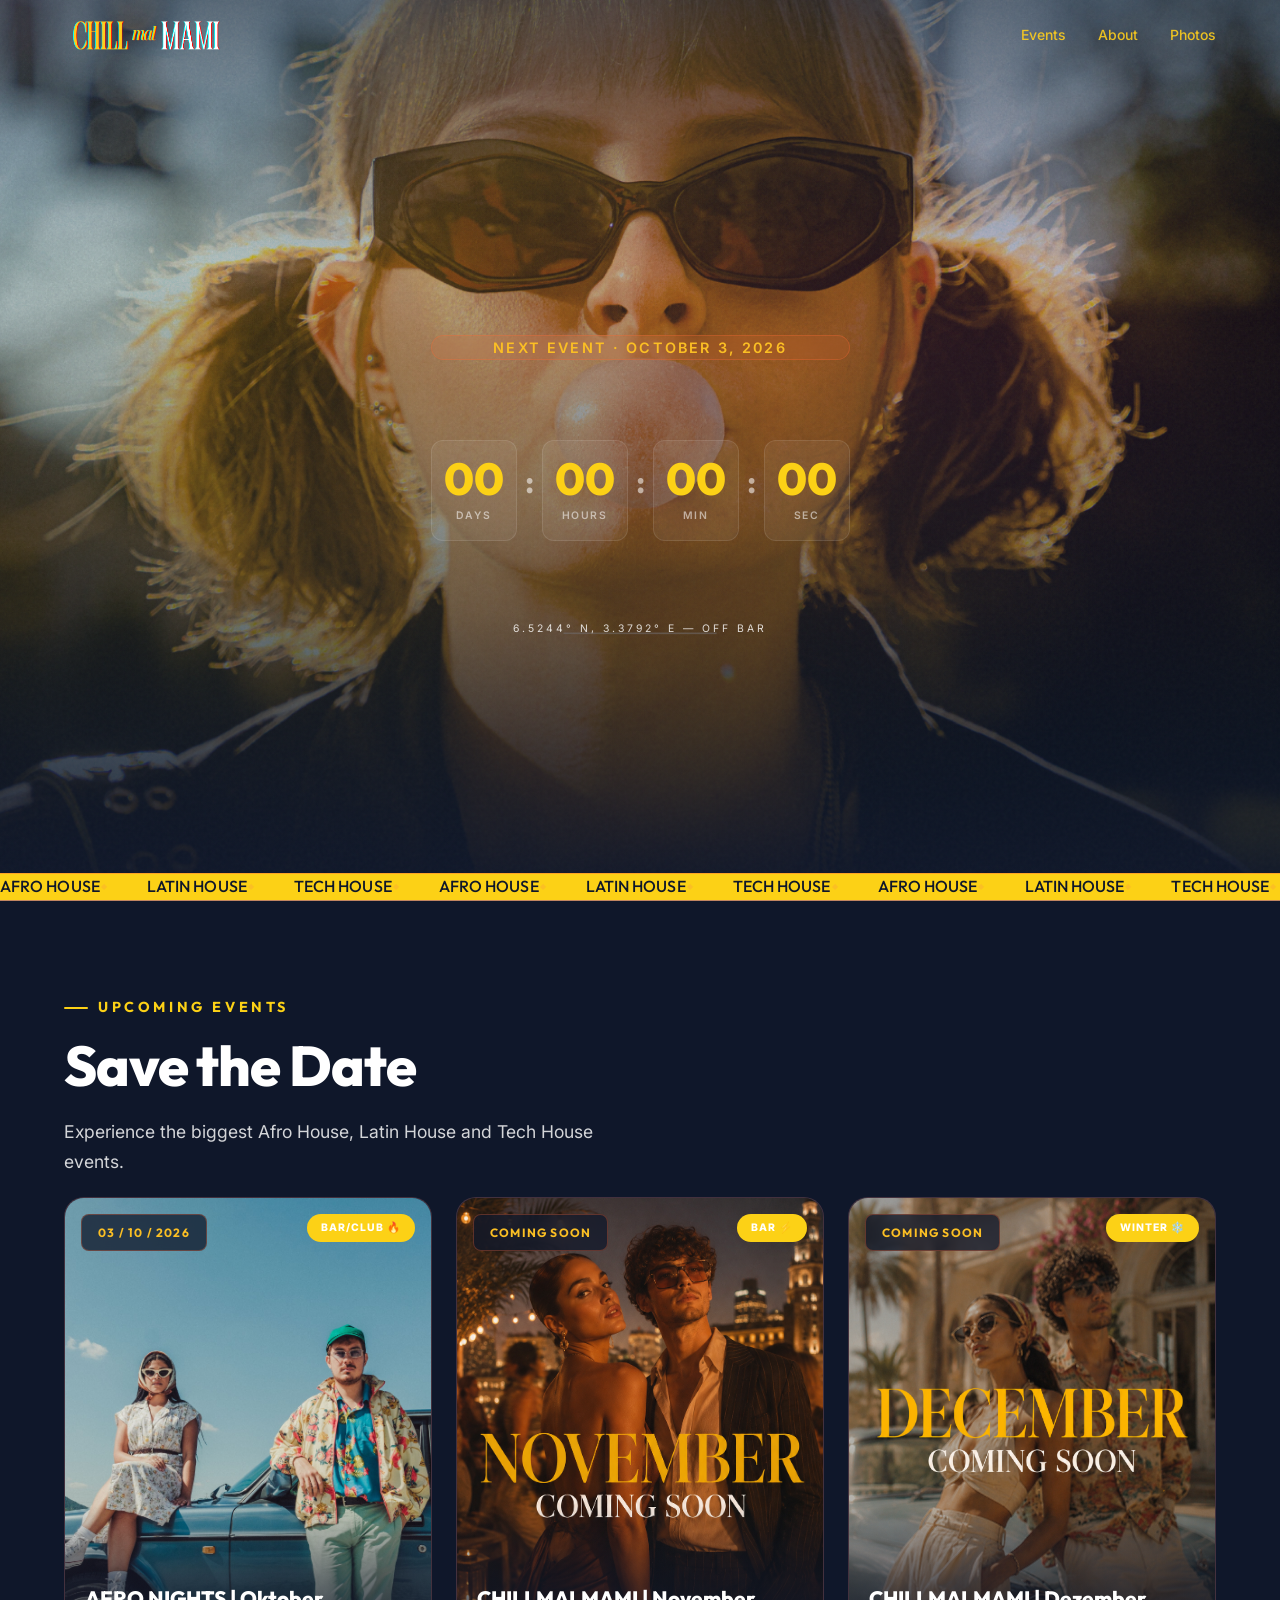
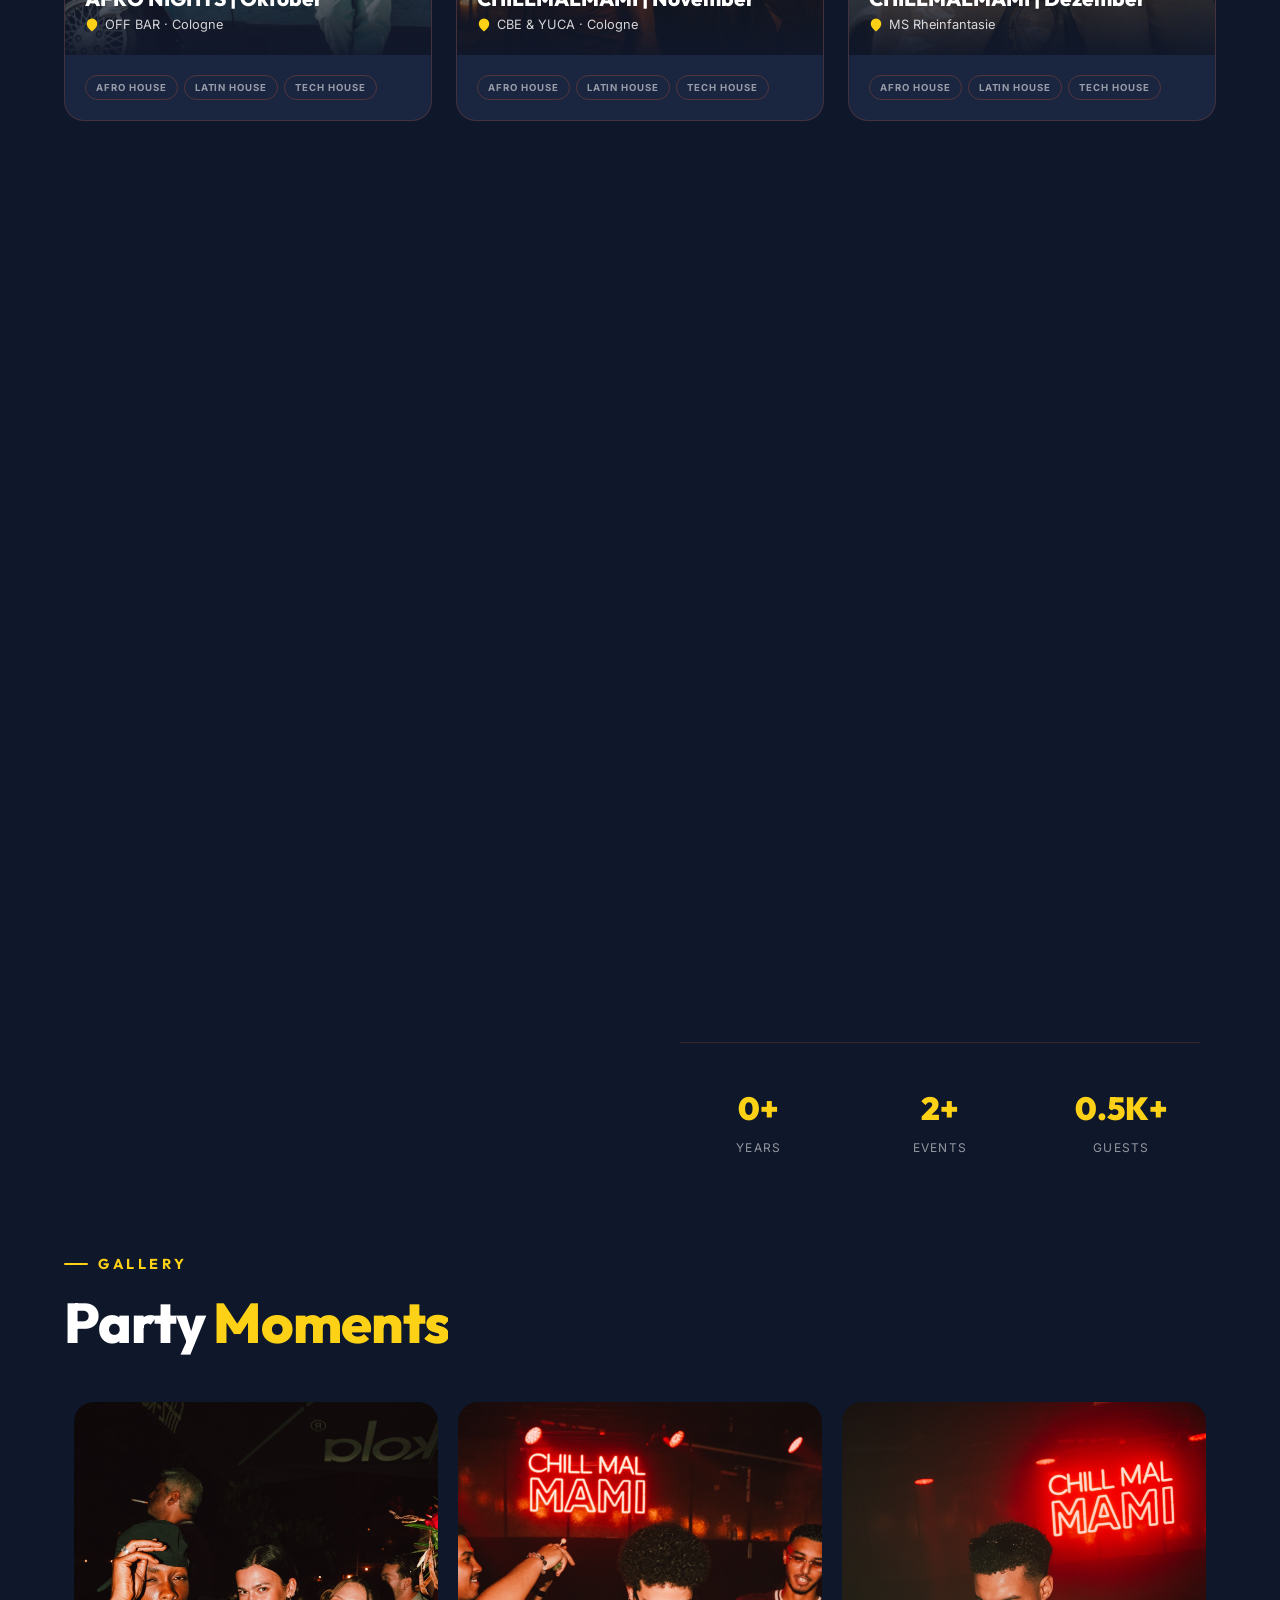
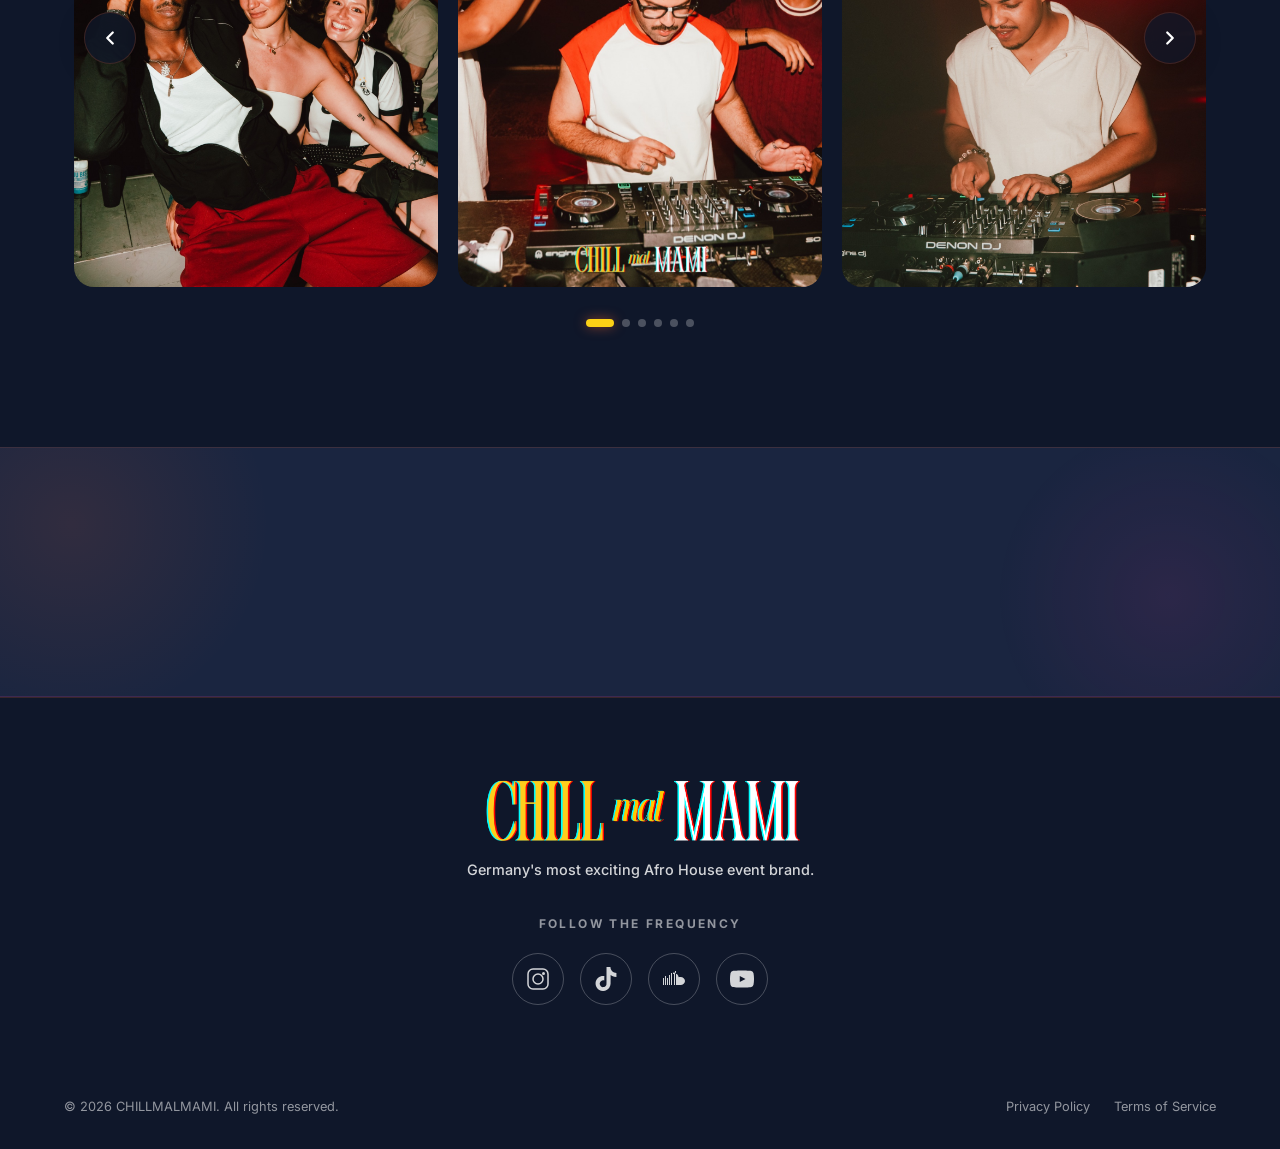
<file: index.html>
<!DOCTYPE html>
<html lang="en">

<head>
  <meta charset="UTF-8" />
  <meta name="viewport" content="width=device-width, initial-scale=1.0" />
  <title>CHILLMALMAMI — Afro House Events | Afro House · Amapiano · Deep House · Afro Tech</title>
  <meta name="description"
    content="Germany's most exciting Afro House event brand. Unforgettable Afro House, Amapiano, Deep House, and Afro Tech parties. Get tickets, join the community, and dance all night." />
  <meta name="keywords"
    content="afro house, amapiano, deep house, afro tech, tribal house, soulful house, nightclub, chillmalmami" />
  <meta property="og:title" content="CHILLMALMAMI — Afro House Events" />
  <meta property="og:description"
    content="Germany's most exciting Afro House event brand. Unforgettable Afro House, Amapiano, Deep House, and Afro Tech parties." />
  <meta property="og:type" content="website" />
  <meta property="og:url" content="https://chillmalmami.com/" />
  <meta property="og:image" content="https://chillmalmami.com/chillmalmamiimg.png" />
  <meta property="og:site_name" content="CHILLMALMAMI" />
  <meta property="og:locale" content="en_US" />
  <meta name="twitter:card" content="summary_large_image" />
  <meta name="twitter:title" content="CHILLMALMAMI — Afro House Events" />
  <meta name="twitter:description"
    content="Germany's most exciting Afro House event brand. Unforgettable Afro House, Amapiano, Deep House, and Afro Tech parties." />
  <meta name="twitter:image" content="https://chillmalmami.com/chillmalmamiimg.png" />
  <link rel="canonical" href="https://chillmalmami.com/" />
  <link rel="stylesheet" href="index.css?v=10" />
  <link rel="icon" type="image/png" href="last.png" />
  <link rel="apple-touch-icon" href="last.png" />
</head>

<body>

  <!-- ========== NAVBAR ========== -->
  <nav class="navbar" id="navbar">
    <div class="container">
      <a href="#" class="navbar-logo" aria-label="CHILLMALMAMI home">
        <img src="last.png" alt="CHILLMALMAMI logo" />
      </a>
      <ul class="navbar-links" id="navLinks">
        <li><a href="#events">Events</a></li>
        <li><a href="#about">About</a></li>
        <li><a href="#photos">Photos</a></li>
        <!-- <li><a href="records.html">Records</a></li> -->
        <!--li><a href="#events" class="navbar-cta">Get Tickets</a></li -->
      </ul>
      <div class="mobile-toggle" id="mobileToggle">
        <span></span>
        <span></span>
        <span></span>
      </div>
    </div>
  </nav>

  <!-- ========== HERO ========== -->
  <section class="hero" id="hero">
    <div class="hero-bg">
      <img src="chillmalmamiimg.png" alt="CHILLMALMAMI party atmosphere" />
    </div>
    <div class="hero-overlay"></div>
    <div class="hero-noise"></div>

    <div class="hero-content">
      <div class="hero-badge" id="heroBadge">
        Next Event
      </div>

      <!-- Countdown Timer -->
      
      <div class="countdown" id="countdown" data-date="2026-10-03T22:00:00">
        <div class="countdown-item">
          <span class="countdown-number" id="countdown-days">00</span>
          <span class="countdown-label">Days</span>
        </div>
        <div class="countdown-separator">:</div>
        <div class="countdown-item">
          <span class="countdown-number" id="countdown-hours">00</span>
          <span class="countdown-label">Hours</span>
        </div>
        <div class="countdown-separator">:</div>
        <div class="countdown-item">
          <span class="countdown-number" id="countdown-minutes">00</span>
          <span class="countdown-label">Min</span>
        </div>
        <div class="countdown-separator">:</div>
        <div class="countdown-item">
          <span class="countdown-number" id="countdown-seconds">00</span>
          <span class="countdown-label">Sec</span>
        </div>
      </div>





      <!-- Location Badge -->
      <p class="hero__location mono">
        <span class="blink"></span> 6.5244° N, 3.3792° E — OFF BAR
      </p>
      <!--
      <h1 class="hero-title">
        <span class="gradient-text">Only Good</span><br />Vibes
      </h1>
     
       
      <div class="hero-genres">
        <span>Afro House</span>
        <span>Amapiano</span>
        <span>Deep House</span>
        <span>Afro Tech</span>
        <span>Tribal House</span>
        <span>Soulful House</span>
        <span>Afrobeats</span>
      </div>
    
      <div class="hero-actions">
       Hero CTA: Get Tickets button 
        <a href="#events" class="btn-primary">
          <svg width="16" height="16" viewBox="0 0 24 24" fill="none" stroke="currentColor" stroke-width="2.5"
            stroke-linecap="round" stroke-linejoin="round">
            <path d="M15 5l-1 1" />
            <path d="M2 12h6" />
            <path d="M22 12h-2" />
            <path d="M3 3l7.07 16.97 2.51-7.39 7.39-2.51L3 3z" />
          </svg>
          Get Tickets
        </a>
         Hero CTA: Learn More button 
        <a href="#about" class="btn-secondary">
          <svg width="16" height="16" viewBox="0 0 24 24" fill="none" stroke="currentColor" stroke-width="2"
            stroke-linecap="round" stroke-linejoin="round">
            <circle cx="12" cy="12" r="10" />
            <path d="M12 16v-4" />
            <path d="M12 8h.01" />
          </svg>
          Learn More
        </a>
      </div>
    </div> 
  -->
    <div class="hero-scroll">
      <span>Scroll</span>
      <div class="scroll-line"></div>
    </div>
  </section>

    <!-- ========== GENRE MARQUEE ========== -->
  <div class="genre-marquee">
    <div class="marquee-track">
      <span>AFRO HOUSE</span>
      <span>LATIN HOUSE</span>
      <span>TECH HOUSE</span>
      <span>AFRO HOUSE</span>
      <span>LATIN HOUSE</span>
      <span>TECH HOUSE</span>
      <span>AFRO HOUSE</span>
      <span>LATIN HOUSE</span>
      <span>TECH HOUSE</span>
      <span>AFRO HOUSE</span>
      <span>LATIN HOUSE</span>
      <span>DEEP HOUSE</span>
      <span>TECH HOUSE</span>
      <span>LATIN HOUSE</span>
      <span>SOULFUL HOUSE</span>
      <span>AFROBEATS</span>
      <span>AFRO HOUSE</span>
      <span>LATIN HOUSE</span>
      <span>TECH HOUSE</span>
    </div>
  </div>



  <!-- ========== EVENTS ========== -->
  <section class="events" id="events">
    <div class="container">
      <div class="events-header">
        <div>
          <span class="section-label reveal">Upcoming Events</span>
          <h2 class="section-title reveal reveal-delay-1">Save the Date</h2>
          <p class="section-subtitle reveal reveal-delay-2">Experience the biggest Afro House, Latin House and Tech House events. </p>
        </div>
    

      <div class="events-grid">
        <!-- Event Card 1 -->
        <article class="event-card reveal" data-event-target="eventone.html" role="link" tabindex="0" aria-label="Open Afro Nights Oktober event details">
          <div class="event-card-image">
            <img src="nextchil.jpg"
              alt="Afro Nights Oktober" />
            <div class="event-card-date">03 / 10 / 2026</div>
            <div class="event-card-badge">BAR/CLUB 🔥</div>
            <div class="event-card-overlay">
              <h3>AFRO NIGHTS | Oktober</h3>
              <div class="event-venue">
                <svg viewBox="0 0 24 24">
                  <path d="M21 10c0 7-9 13-9 13s-9-6-9-13a9 9 0 0 1 18 0z" />
                  <circle cx="12" cy="10" r="3" />
                </svg>
                OFF BAR · Cologne
              </div>
            </div>
          </div>
          <div class="event-card-info">
            <div class="event-card-genres">
              <span>Afro House</span>
              <span>Latin House</span>
              <span>Tech House</span>
            </div>
          </div>
        </article>

        <!-- Event Card 2 -->
        <article class="event-card event-card--disabled reveal reveal-delay-1" aria-disabled="true">
          <div class="event-card-image">
            <img src="IMG_6454.PNG" alt="CHILLMALMAMI March" />
            <div class="event-card-date">Coming Soon</div>
            <div class="event-card-badge">Bar ⚡</div>
            <div class="event-card-overlay">
              <h3>CHILLMALMAMI | November</h3>
              <div class="event-venue">
                <svg viewBox="0 0 24 24">
                  <path d="M21 10c0 7-9 13-9 13s-9-6-9-13a9 9 0 0 1 18 0z" />
                  <circle cx="12" cy="10" r="3" />
                </svg>
                CBE & YUCA · Cologne
              </div>
            </div>
          </div>
          <div class="event-card-info">
            <div class="event-card-genres">
              <span>Afro House</span>
              <span>Latin House</span>
              <span>Tech House</span>
            </div>
          </div>
        </article>

        <!-- Event Card 3 -->
        <article class="event-card event-card--disabled reveal reveal-delay-2" aria-disabled="true">
          <div class="event-card-image">
            <img src="IMG_6453.PNG" alt="CHILLMALMAMI Dezember" />
            <div class="event-card-date">Coming Soon</div>
            <div class="event-card-badge">Winter ❄️</div>
            <div class="event-card-overlay">
              <h3>CHILLMALMAMI | Dezember</h3>
              <div class="event-venue">
                <svg viewBox="0 0 24 24">
                  <path d="M21 10c0 7-9 13-9 13s-9-6-9-13a9 9 0 0 1 18 0z" />
                  <circle cx="12" cy="10" r="3" />
                </svg>
                MS Rheinfantasie
              </div>
            </div>
          </div>
          <div class="event-card-info">
            <div class="event-card-genres">
              <span>Afro House</span>
              <span>Latin House</span>
              <span>Tech House</span>
            </div>
          </div>
        </article>
      </div>
    </div>
  </section>



  <!-- ========== ABOUT ========== -->
  <section class="about" id="about">
    <div class="container">
      <div class="events-header">
        <div>
          <span class="section-label reveal">About us</span>
          <h2 class="section-title reveal reveal-delay-1">CHILL MAL MAMI</h2>
        </div>
      <div class="about-grid">
        <div class="about-image reveal">
          <img src="IMG_5546.JPG.jpeg"
            alt="CHILLMALMAMI crowd dancing" />
          <div class="about-glow"></div>
        </div>
        <div class="about-content">
        
          
          <p class="about-lead reveal reveal-delay-2">
            A room full of rhythm, energy, and people who came for the same
            reason: <span class="about-highlight">to feel good.</span>
          </p>

          <p class="reveal reveal-delay-2">
            We created a place where you don&rsquo;t have to play a role,
            impress anyone, or be anything other than yourself.
          </p>

          <p class="about-stanza reveal reveal-delay-2">
            Come with your friends.<br>
            Come with someone you love.<br>
            Or come alone and see who you meet along the way.
          </p>

          <p class="reveal reveal-delay-2">
            Dance in the middle of the crowd. Close your eyes. Lose yourself
            in the music. Laugh too loud. Stay longer than you planned.
          </p>

          <p class="about-stanza reveal reveal-delay-2">
            Maybe you flirt. Maybe you don&rsquo;t.<br>
            Maybe you dance with someone.<br>
            Maybe the only thing you fall in love with tonight is the music.
          </p>

          <p class="reveal reveal-delay-2">
            No pressure. No expectations. Just good music, good energy, and
            a space where everyone is welcome.
          </p>

          <p class="about-callout reveal reveal-delay-2">
            Whatever the night brings, let it feel right.<br>
            <span class="about-highlight">There&rsquo;s a place for you here.</span>
          </p>
          
          <div class="about-stats reveal reveal-delay-4">
            <div class="stat-item">
              <!---->
              <div class="stat-number">1+</div>
              <div class="stat-label">Years</div>
            </div>
            <div class="stat-item">
              <div class="stat-number">10+</div>
              <div class="stat-label">Events</div>
            </div>
            <div class="stat-item">
              <div class="stat-number">3.5K+</div>
              <div class="stat-label">Guests</div>
            </div>
          </div>
        </div>
      </div>
    </div>
  </section>

  <!-- ========== RESPECT ========== -->
   <!--
  <section class="respect" id="respect">
    <div class="container">
      
      <h2 class="reveal reveal-delay-1">Be <span class="highlight">Respectful</span></h2>
      <p class="reveal reveal-delay-2">
        CHILLMALMAMI is a place where <strong>EVERYONE</strong> should feel safe, welcomed, and free to be themselves.
        We stand for diversity, inclusion, and mutual respect. Together we create the best vibes.
      </p>
      <div class="respect-values reveal reveal-delay-3">
        <div class="respect-value">
          <span class="emoji">🌍</span>
          Diversity
        </div>
        <div class="respect-value">
          <span class="emoji">❤️</span>
          Inclusion
        </div>
        <div class="respect-value">
          <span class="emoji">🛡️</span>
          Safe Space
        </div>
        <div class="respect-value">
          <span class="emoji">✊</span>
          Respect
        </div>
      </div>
    </div>
  </section>

  <!-- ========== GALLERY ========== -->
  <section class="gallery" id="photos">
    <div class="container">
      <span class="section-label reveal">Gallery</span>
      <h2 class="section-title reveal reveal-delay-1">Party <span style="background: var(--gradient-primary); -webkit-background-clip: text; -webkit-text-fill-color: transparent; background-clip: text;">Moments</span></h2>
      <div class="gallery-carousel" id="galleryCarousel">
        <div class="gallery-track-wrapper">
          <div class="gallery-track" id="galleryTrack">
            <div class="gallery-slide"><img src="IMG_5586.JPG.jpeg" alt="CHILLMALMAMI Dezember" /></div>
             <div class="gallery-slide"><img src="IMG_5589.JPG.jpeg" alt="CHILLMALMAMI Dezember" /></div>
            <div class="gallery-slide"><img src="IMG_5588.JPG.jpeg" alt="CHILLMALMAMI Dezember" /></div>
            <div class="gallery-slide"><img src="IMG_6350.JPG.jpeg" alt="CHILLMALMAMI Dezember" /></div>
            <div class="gallery-slide"><img src="IMG_6351.JPG.jpeg" alt="CHILLMALMAMI Dezember" /></div>
            <div class="gallery-slide"><img src="IMG_6354.JPG.jpeg" alt="CHILLMALMAMI Dezember" /></div>
          </div>
        </div>
        <button class="gallery-btn gallery-btn--prev" id="galleryPrev" aria-label="Previous photo">
          <svg viewBox="0 0 24 24" fill="none" stroke="currentColor" stroke-width="2.5" stroke-linecap="round" stroke-linejoin="round"><polyline points="15 18 9 12 15 6"/></svg>
        </button>
        <button class="gallery-btn gallery-btn--next" id="galleryNext" aria-label="Next photo">
          <svg viewBox="0 0 24 24" fill="none" stroke="currentColor" stroke-width="2.5" stroke-linecap="round" stroke-linejoin="round"><polyline points="9 18 15 12 9 6"/></svg>
        </button>
        <div class="gallery-dots" id="galleryDots"></div>
      </div>
    </div>
  </section>

    <!-- ========== COMMUNITY SIGNUP ========== -->
  <section class="community-signup" id="community">
    <div class="container">
      <div class="signup-wrapper reveal">
        <div class="signup-text">
          <h2>Join the Community <span
              style="background: var(--gradient-primary); -webkit-background-clip: text; -webkit-text-fill-color: transparent; background-clip: text;"></span>
          </h2>
          <p>Pre-sale tickets. Free entries. Exclusive access. Be part of the family.</p>
        </div>
        <form class="signup-form" onsubmit="event.preventDefault(); handleSignup(this, 'community')">
          <input type="email" placeholder="your@email.com" required id="communityEmail" />
          <button type="submit">Join Now</button>
        </form>
      </div>
    </div>
  </section>

  <!-- ========== FOOTER ========== -->
  <footer class="footer" id="footer">
    <div class="container">

      <div class="footer-center">
        <a href="index.html" class="navbar-logo" aria-label="CHILLMALMAMI home">
          <img src="last.png" alt="CHILLMALMAMI logo" />
        </a>
        <p class="footer-tagline">Germany's most exciting Afro House event brand.</p>
        <p class="footer-social-label mono">FOLLOW THE FREQUENCY</p>
        <div class="footer-socials">
          <a href="https://www.instagram.com/chillmalmami/" target="_blank" rel="noopener noreferrer" aria-label="Instagram">
            <svg viewBox="0 0 24 24" fill="none" stroke="currentColor" stroke-width="1.5"><rect x="2" y="2" width="20" height="20" rx="5"/><circle cx="12" cy="12" r="5"/><circle cx="17.5" cy="6.5" r="1.5" fill="currentColor" stroke="none"/></svg>
          </a>
         
          <a href="https://www.tiktok.com/@chillmalmami" target="_blank" rel="noopener noreferrer" aria-label="TikTok">
            <svg viewBox="0 0 24 24" fill="currentColor"><path d="M12.525.02c1.31-.02 2.61-.01 3.91-.02.08 1.53.63 3.09 1.75 4.17 1.12 1.11 2.7 1.62 4.24 1.79v4.03c-1.44-.05-2.89-.35-4.2-.97-.57-.26-1.1-.59-1.62-.93-.01 2.92.01 5.84-.02 8.75-.08 1.4-.54 2.79-1.35 3.94-1.31 1.92-3.58 3.17-5.91 3.21-1.43.08-2.86-.31-4.08-1.03-2.02-1.19-3.44-3.37-3.65-5.71-.02-.5-.03-1-.01-1.49.18-1.9 1.12-3.72 2.58-4.96 1.66-1.44 3.98-2.13 6.15-1.72.02 1.48-.04 2.96-.04 4.44-.99-.32-2.15-.23-3.02.37-.63.41-1.11 1.04-1.36 1.75-.21.51-.15 1.07-.14 1.61.24 1.64 1.82 3.02 3.5 2.87 1.12-.01 2.19-.66 2.77-1.61.19-.33.4-.67.41-1.06.1-1.79.06-3.57.07-5.36.01-4.03-.01-8.05.02-12.07z"/></svg>
          </a>
          <a href="https://soundcloud.com/onlygoodvibes-194850243" target="_blank" rel="noopener noreferrer" aria-label="SoundCloud">
            <svg viewBox="0 0 24 24" fill="currentColor"><path d="M1 18V11h1v7zm2 0V9h1v9zm2 0V11h1v7zm2 0V8h1v10zm2 0V6h1v12zm2 0V7h1v11zm2 0V4h1v14zm5.5 0c2.49 0 4.5-1.79 4.5-4s-2.01-4-4.5-4c-.64 0-1.24.13-1.8.37C16.28 7.55 14.18 5.5 11.5 5.5c-.28 0-.5.22-.5.5v12h7.5z"/></svg>
          </a>
          <a href="https://www.youtube.com/@CHILLMALMAMI" target="_blank" rel="noopener noreferrer" aria-label="YouTube">
            <svg viewBox="0 0 24 24" fill="currentColor"><path d="M23.5 6.19a3.02 3.02 0 0 0-2.12-2.14C19.5 3.5 12 3.5 12 3.5s-7.5 0-9.38.55A3.02 3.02 0 0 0 .5 6.19 31.5 31.5 0 0 0 0 12a31.5 31.5 0 0 0 .5 5.81 3.02 3.02 0 0 0 2.12 2.14c1.88.55 9.38.55 9.38.55s7.5 0 9.38-.55a3.02 3.02 0 0 0 2.12-2.14A31.5 31.5 0 0 0 24 12a31.5 31.5 0 0 0-.5-5.81zM9.75 15.02V8.98L15.5 12z"/></svg>
          </a>
        </div>
      </div>

    </div>

    <div class="footer-bottom-bar">
      <div class="container">
        <div class="footer-bottom">
          <p>&copy; 2026 CHILLMALMAMI. All rights reserved.</p>
          <div class="footer-bottom-links">
            <a href="#">Privacy Policy</a>
            <a href="#">Terms of Service</a>
            <!-- <a href="impressum.html">Impressum</a> -->
          </div>
        </div>
      </div>
    </div>

  </footer>


  <script src="app.js?v=6"></script>
</body>

</html>
</file>
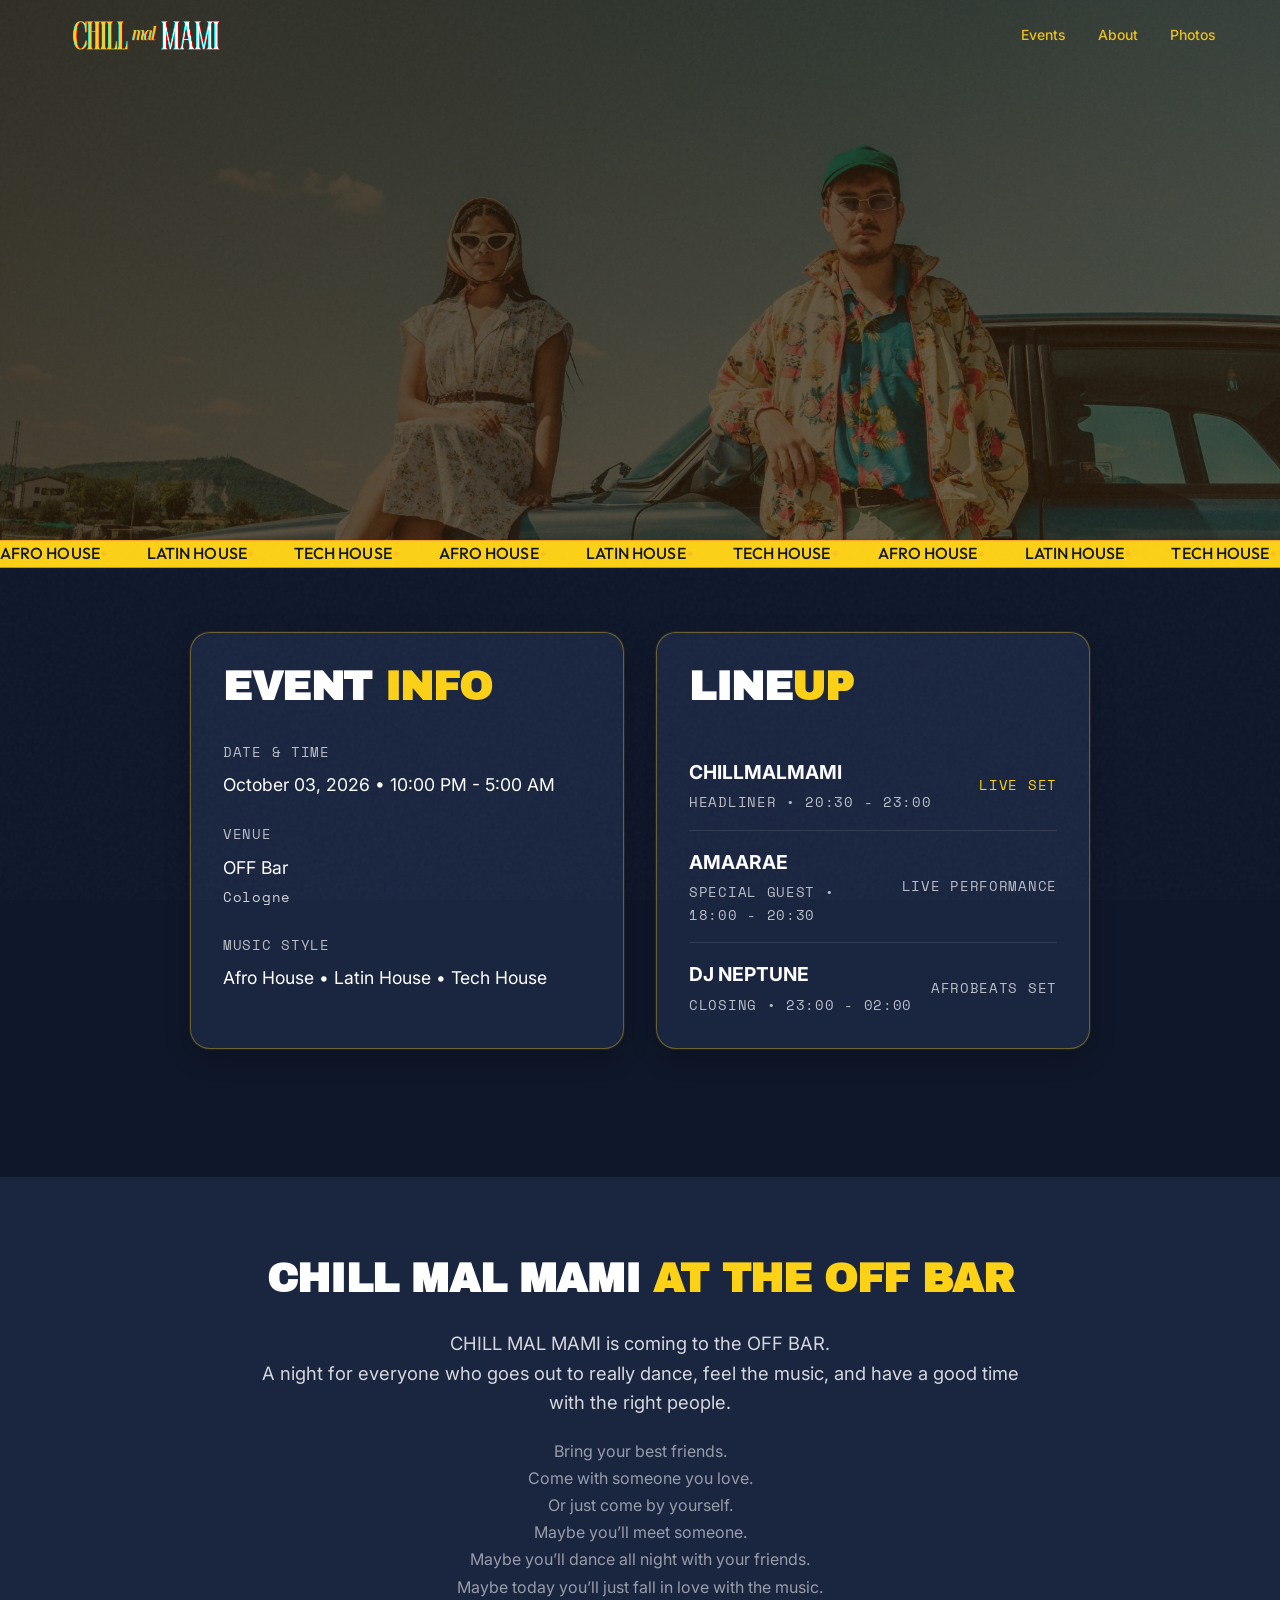
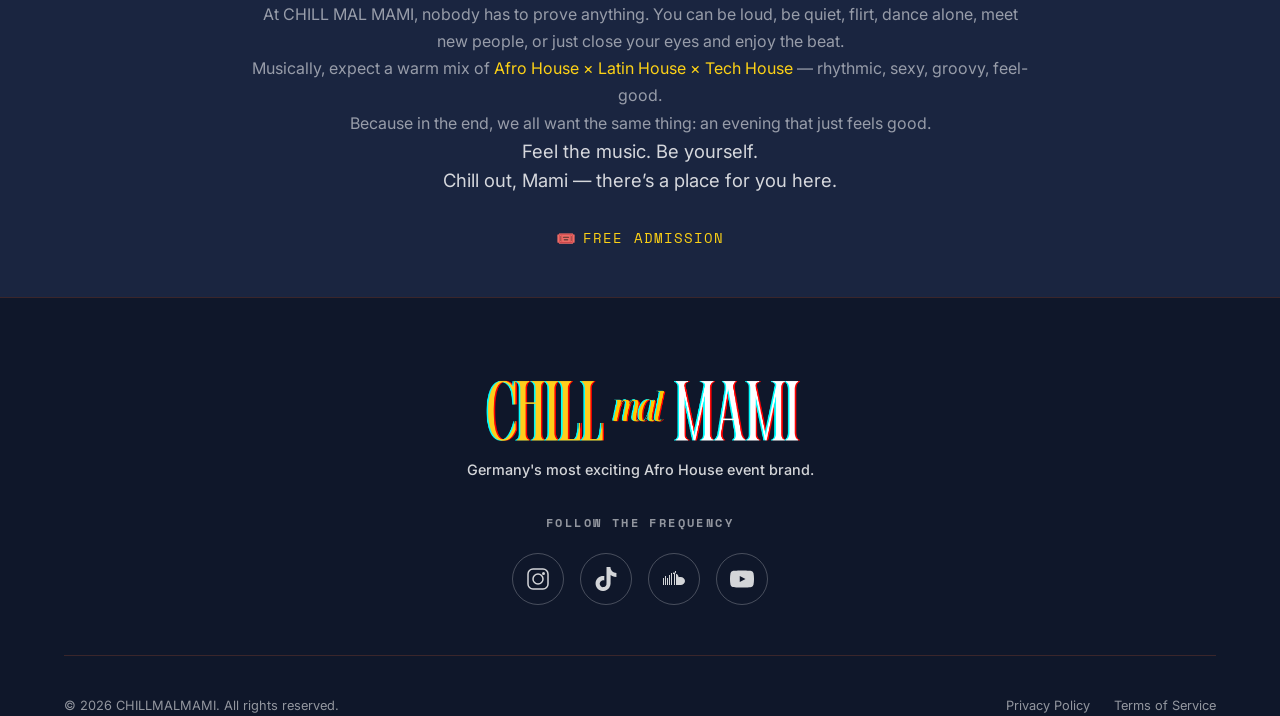
<file: eventone.html>
<!DOCTYPE html>
<html lang="en" data-vibe="afro">
<head>
  <meta charset="UTF-8">
  <meta name="viewport" content="width=device-width, initial-scale=1.0">
  <title>ACCRA - SANDBOX BEACH | CHILLMALMAMI</title>
  <meta name="description" content="ACCRA — SANDBOX BEACH · a CHILLMALMAMI Afro House experience. Tickets, lineup, details." />
  <meta property="og:title" content="ACCRA - SANDBOX BEACH | CHILLMALMAMI" />
  <meta property="og:description" content="ACCRA — SANDBOX BEACH · a CHILLMALMAMI Afro House experience." />
  <meta property="og:type" content="website" />
  <meta property="og:url" content="https://chillmalmami.com/eventone.html" />
  <meta property="og:image" content="https://chillmalmami.com/obenoffbar.jpg" />
  <meta property="og:site_name" content="CHILLMALMAMI" />
  <meta name="twitter:card" content="summary_large_image" />
  <meta name="twitter:title" content="ACCRA - SANDBOX BEACH | CHILLMALMAMI" />
  <meta name="twitter:description" content="ACCRA — SANDBOX BEACH · a CHILLMALMAMI Afro House experience." />
  <meta name="twitter:image" content="https://chillmalmami.com/obenoffbar.jpg" />
  <link rel="canonical" href="https://chillmalmami.com/eventone.html" />
  <link rel="preconnect" href="https://fonts.googleapis.com">
  <link rel="preconnect" href="https://fonts.gstatic.com" crossorigin>
  <link href="https://fonts.googleapis.com/css2?family=Archivo+Black&family=Space+Mono:wght@400;700&family=Inter:wght@300;400;600;700&display=swap" rel="stylesheet">
  <link rel="stylesheet" href="index.css?v=4">
<link rel="stylesheet" href="styles.css?v=4">
  <link rel="icon" type="image/png" href="last.png" />
  <link rel="apple-touch-icon" href="last.png" />
</head>
<body>
  
  <!-- Grain / Noise Overlay -->
  <div class="grain-overlay" aria-hidden="true"></div>

  <!-- ═══════════════ HEADER ═══════════════ -->
  <nav class="navbar" id="navbar">
    <div class="container">
      <a href="index.html" class="navbar-logo" aria-label="CHILLMALMAMI home">
        <img src="last.png" alt="CHILLMALMAMI logo" />
      </a>
      <ul class="navbar-links" id="navLinks">
        <li><a href="index.html#events">Events</a></li>
        <li><a href="index.html#about">About</a></li>
        <li><a href="index.html#photos">Photos</a></li>
        <!-- <li><a href="records.html">Records</a></li> -->
        <!--li><a href="#events" class="navbar-cta">Get Tickets</a></li -->
      </ul>
      <div class="mobile-toggle" id="mobileToggle">
        <span></span>
        <span></span>
        <span></span>
      </div>
    </div>
  </nav>

  <!-- ═══════════════ EVENT HERO ═══════════════ -->
  <section class="event-hero">
     <div class="hero-bg">
      <img src="obenoffbar.jpg" alt="CHILLMALMAMI party atmosphere" />
    </div>
    <div class="event-hero__overlay"></div>
    <div class="container-centered event-hero__content">
      
      
      
     
    </div>
  </section>
     <!-- ========== GENRE MARQUEE ========== -->
  <div class="genre-marquee">
    <div class="marquee-track">
      <span>AFRO HOUSE</span>
      <span>LATIN HOUSE</span>
      <span>TECH HOUSE</span>
      <span>AFRO HOUSE</span>
      <span>LATIN HOUSE</span>
      <span>TECH HOUSE</span>
      <span>AFRO HOUSE</span>
      <span>LATIN HOUSE</span>
      <span>TECH HOUSE</span>
      <span>AFRO HOUSE</span>
      <span>LATIN HOUSE</span>
      <span>DEEP HOUSE</span>
      <span>TECH HOUSE</span>
      <span>LATIN HOUSE</span>
      <span>SOULFUL HOUSE</span>
      <span>AFROBEATS</span>
      <span>AFRO HOUSE</span>
      <span>LATIN HOUSE</span>
      <span>TECH HOUSE</span>
    </div>
  </div>



  <!-- ═══════════════ EVENT DETAILS ═══════════════ -->
  <section class="event-details-page">
    <div class="container-centered">
      <div class="event-details-page-layout">
        
        <!-- Event Info -->
        <div class="event-info-page">
          <h2 class="section-title event-panel-title">EVENT <span class="accent">INFO</span></h2>
          <div class="event-details-grid">
            <div class="detail-item">
              <p class="detail-label mono">DATE & TIME</p>
              <p class="detail-value">October 03, 2026 • 10:00 PM - 5:00 AM</p>
            </div>
            <div class="detail-item">
              <p class="detail-label mono">VENUE</p>
              <p class="detail-value">OFF Bar<br><span class="mono detail-subvalue">Cologne</span></p>
            </div>
            <div class="detail-item">
              <p class="detail-label mono">MUSIC STYLE</p>
              <p class="detail-value">Afro House • Latin House • Tech House</p>
            </div>
          </div>
        </div>

        <!-- Lineup -->
        <div class="event-lineup-page">
          <h2 class="section-title event-panel-title">LINE<span class="accent">UP</span></h2>
          <div class="lineup-list">
            <div class="artist-item">
              <div>
                <h3>CHILLMALMAMI</h3>
                <p class="mono artist-meta">HEADLINER • 20:30 - 23:00</p>
              </div>
              <span class="accent mono artist-role">LIVE SET</span>
            </div>
            <div class="artist-item">
              <div>
                <h3>AMAARAE</h3>
                <p class="mono artist-meta">SPECIAL GUEST • 18:00 - 20:30</p>
              </div>
              <span class="mono artist-role artist-role-muted">LIVE PERFORMANCE</span>
            </div>
            <div class="artist-item">
              <div>
                <h3>DJ NEPTUNE</h3>
                <p class="mono artist-meta">CLOSING • 23:00 - 02:00</p>
              </div>
              <span class="mono artist-role artist-role-muted">AFROBEATS SET</span>
            </div>
          </div>
        </div>
      </div>
    </div>
  </section>

   <!-- ═══════════════ EVENT ABOUT ═══════════════ -->
  <section class="event-about-page">
    <div class="container-centered">
      <div class="event-about-page__inner">
      
        <h2 class="section-title event-about-page__title">CHILL MAL MAMI <span class="accent">AT THE OFF BAR</span></h2>

        <p class="event-about-page__lead">
          CHILL MAL MAMI is coming to the OFF BAR.<br>
          A night for everyone who goes out to really dance, feel the music,
          and have a good time with the right people.
        </p>

        <p class="event-about-page__body">
          Bring your best friends.<br>
          Come with someone you love.<br>
          Or just come by yourself.
        </p>

        <p class="event-about-page__body">
          Maybe you&rsquo;ll meet someone.<br>
          Maybe you&rsquo;ll dance all night with your friends.<br>
          Maybe today you&rsquo;ll just fall in love with the music.
        </p>

        <p class="event-about-page__body">
          At CHILL MAL MAMI, nobody has to prove anything. You can be loud,
          be quiet, flirt, dance alone, meet new people, or just close your
          eyes and enjoy the beat.
        </p>

        <p class="event-about-page__body">
          Musically, expect a warm mix of
          <span class="accent">Afro House &times; Latin House &times; Tech House</span>
          &mdash; rhythmic, sexy, groovy, feel-good.
        </p>

        <p class="event-about-page__body">
          Because in the end, we all want the same thing: an evening that
          just feels good.
        </p>

        <p class="event-about-page__lead">
          Feel the music. Be yourself.<br>
          Chill out, Mami &mdash; there&rsquo;s a place for you here.
        </p>

        <ul class="event-about-page__meta mono">
        
          <li><span class="event-about-page__meta-icon" aria-hidden="true">&#127903;&#65039;</span>Free admission</li>
        </ul>
      </div>
    </div>
  </section>


  <!-- Picture Gallery Section 
  <section class="gallery" id="photos">
    <div class="container">
      <span class="section-label reveal">Gallery</span>
      <h2 class="section-title reveal reveal-delay-1">Party <span style="background: var(--gradient-primary); -webkit-background-clip: text; -webkit-text-fill-color: transparent; background-clip: text;">Moments</span></h2>
      <div class="gallery-carousel" id="galleryCarousel">
        <div class="gallery-track-wrapper">
          <div class="gallery-track" id="galleryTrack">
            <div class="gallery-slide"><img src="DSC09441.jpg" alt="AFRO NIGHTS — Bootshaus Cologne" /></div>
            <div class="gallery-slide"><img src="DSC09329.jpg" alt="CHILLMALMAMI Night" /></div>
            <div class="gallery-slide"><img src="DSC09169.jpg" alt="SUNSET GROOVE" /></div>
            <div class="gallery-slide"><img src="DSC09139.jpg" alt="Party Night" /></div>
            <div class="gallery-slide"><img src="DSC09157.jpg" alt="Dance Floor" /></div>
            <div class="gallery-slide"><img src="CCI.jpg" alt="CHILLMALMAMI Crowd" /></div>
          </div>
        </div>
        <button class="gallery-btn gallery-btn--prev" id="galleryPrev" aria-label="Previous photo">
          <svg viewBox="0 0 24 24" fill="none" stroke="currentColor" stroke-width="2.5" stroke-linecap="round" stroke-linejoin="round"><polyline points="15 18 9 12 15 6"/></svg>
        </button>
        <button class="gallery-btn gallery-btn--next" id="galleryNext" aria-label="Next photo">
          <svg viewBox="0 0 24 24" fill="none" stroke="currentColor" stroke-width="2.5" stroke-linecap="round" stroke-linejoin="round"><polyline points="9 18 15 12 9 6"/></svg>
        </button>
        <div class="gallery-dots" id="galleryDots"></div>
      </div>
    </div>
  </section>
-->
  <!-- ═══════════════ FOOTER ═══════════════ -->
  <footer class="footer-page" id="footer">
    <div class="container">

      <div class="footer-center">
        <a href="index.html" class="navbar-logo" aria-label="CHILLMALMAMI home">
          <img src="last.png" alt="CHILLMALMAMI logo" />
        </a>
        <p class="footer-tagline">Germany's most exciting Afro House event brand.</p>
        <p class="footer-social-label mono">FOLLOW THE FREQUENCY</p>
        <div class="footer-socials">
          <a href="https://www.instagram.com/chillmalmami/" target="_blank" rel="noopener noreferrer" aria-label="Instagram">
            <svg viewBox="0 0 24 24" fill="none" stroke="currentColor" stroke-width="1.5"><rect x="2" y="2" width="20" height="20" rx="5"/><circle cx="12" cy="12" r="5"/><circle cx="17.5" cy="6.5" r="1.5" fill="currentColor" stroke="none"/></svg>
          </a>
          <a href="https://www.tiktok.com/@chillmalmami" target="_blank" rel="noopener noreferrer" aria-label="TikTok">
            <svg viewBox="0 0 24 24" fill="currentColor"><path d="M12.525.02c1.31-.02 2.61-.01 3.91-.02.08 1.53.63 3.09 1.75 4.17 1.12 1.11 2.7 1.62 4.24 1.79v4.03c-1.44-.05-2.89-.35-4.2-.97-.57-.26-1.1-.59-1.62-.93-.01 2.92.01 5.84-.02 8.75-.08 1.4-.54 2.79-1.35 3.94-1.31 1.92-3.58 3.17-5.91 3.21-1.43.08-2.86-.31-4.08-1.03-2.02-1.19-3.44-3.37-3.65-5.71-.02-.5-.03-1-.01-1.49.18-1.9 1.12-3.72 2.58-4.96 1.66-1.44 3.98-2.13 6.15-1.72.02 1.48-.04 2.96-.04 4.44-.99-.32-2.15-.23-3.02.37-.63.41-1.11 1.04-1.36 1.75-.21.51-.15 1.07-.14 1.61.24 1.64 1.82 3.02 3.5 2.87 1.12-.01 2.19-.66 2.77-1.61.19-.33.4-.67.41-1.06.1-1.79.06-3.57.07-5.36.01-4.03-.01-8.05.02-12.07z"/></svg>
          </a>
          <a href="https://soundcloud.com/onlygoodvibes-194850243" target="_blank" rel="noopener noreferrer" aria-label="SoundCloud">
            <svg viewBox="0 0 24 24" fill="currentColor"><path d="M1 18V11h1v7zm2 0V9h1v9zm2 0V11h1v7zm2 0V8h1v10zm2 0V6h1v12zm2 0V7h1v11zm2 0V4h1v14zm5.5 0c2.49 0 4.5-1.79 4.5-4s-2.01-4-4.5-4c-.64 0-1.24.13-1.8.37C16.28 7.55 14.18 5.5 11.5 5.5c-.28 0-.5.22-.5.5v12h7.5z"/></svg>
          </a>
          <a href="https://www.youtube.com/@CHILLMALMAMI" target="_blank" rel="noopener noreferrer" aria-label="YouTube">
            <svg viewBox="0 0 24 24" fill="currentColor"><path d="M23.5 6.19a3.02 3.02 0 0 0-2.12-2.14C19.5 3.5 12 3.5 12 3.5s-7.5 0-9.38.55A3.02 3.02 0 0 0 .5 6.19 31.5 31.5 0 0 0 0 12a31.5 31.5 0 0 0 .5 5.81 3.02 3.02 0 0 0 2.12 2.14c1.88.55 9.38.55 9.38.55s7.5 0 9.38-.55a3.02 3.2 0 0 0 2.12-2.14A31.5 31.5 0 0 0 24 12a31.5 31.5 0 0 0-.5-5.81zM9.75 15.02V8.98L15.5 12z"/></svg>
          </a>
        </div>
      </div>

      <div class="footer-bottom">
        <p>&copy; 2026 CHILLMALMAMI. All rights reserved.</p>
        <div class="footer-bottom-links">
          <a href="#">Privacy Policy</a>
          <a href="#">Terms of Service</a>
          <!-- <a href="impressum.html">Impressum</a> -->
        </div>
      </div>

    </div>
  </footer>

  <script src="script.js"></script>
</body>
</html>
</file>
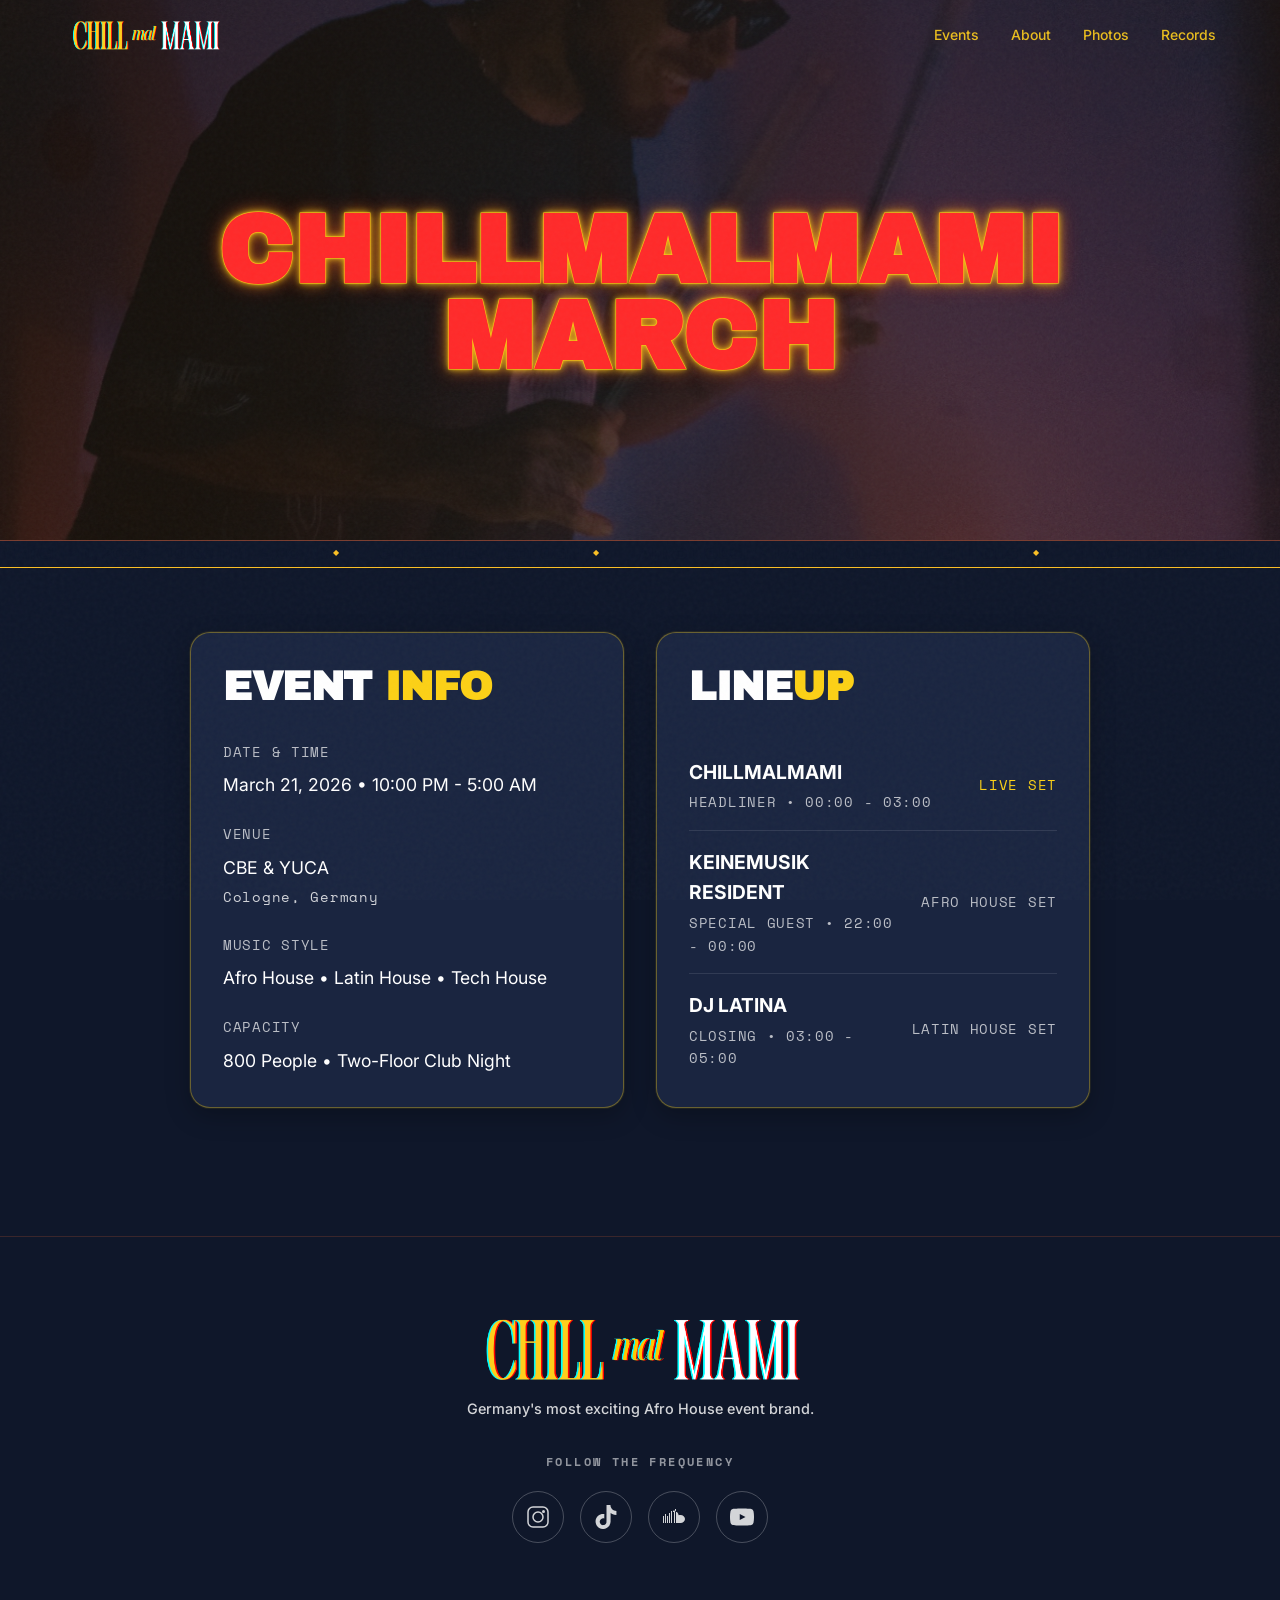
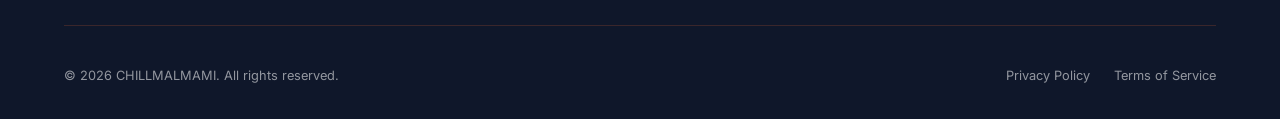
<file: eventtwo.html>
<!DOCTYPE html>
<html lang="en" data-vibe="afro">
<head>
  <meta charset="UTF-8">
  <meta name="viewport" content="width=device-width, initial-scale=1.0">
  <title>CHILLMALMAMI | March — CBE & YUCA · Cologne</title>
  <meta name="description" content="CHILLMALMAMI March 2026 — CBE & YUCA · Cologne. Afro House night." />
  <meta property="og:title" content="CHILLMALMAMI | March — CBE & YUCA · Cologne" />
  <meta property="og:description" content="CHILLMALMAMI March 2026 — CBE & YUCA · Cologne. Afro House night." />
  <meta property="og:type" content="website" />
  <meta property="og:url" content="https://chillmalmami.com/eventtwo.html" />
  <meta property="og:image" content="https://chillmalmami.com/DSC09329.jpg" />
  <meta property="og:site_name" content="CHILLMALMAMI" />
  <meta name="twitter:card" content="summary_large_image" />
  <meta name="twitter:title" content="CHILLMALMAMI | March — CBE & YUCA · Cologne" />
  <meta name="twitter:description" content="CHILLMALMAMI March 2026 — CBE & YUCA · Cologne. Afro House night." />
  <meta name="twitter:image" content="https://chillmalmami.com/DSC09329.jpg" />
  <link rel="canonical" href="https://chillmalmami.com/eventtwo.html" />
  <link rel="preconnect" href="https://fonts.googleapis.com">
  <link rel="preconnect" href="https://fonts.gstatic.com" crossorigin>
  <link href="https://fonts.googleapis.com/css2?family=Archivo+Black&family=Space+Mono:wght@400;700&family=Inter:wght@300;400;600;700&display=swap" rel="stylesheet">
  <link rel="stylesheet" href="index.css?v=4">
  <link rel="stylesheet" href="styles.css?v=4">
  <link rel="icon" type="image/png" href="last.png" />
  <link rel="apple-touch-icon" href="last.png" />
</head>
<body>

  <!-- Grain / Noise Overlay -->
  <div class="grain-overlay" aria-hidden="true"></div>

  <!-- ═══════════════ HEADER ═══════════════ -->
  <nav class="navbar" id="navbar">
    <div class="container">
      <a href="index.html" class="navbar-logo" aria-label="CHILLMALMAMI home">
        <img src="last.png" alt="CHILLMALMAMI logo" />
      </a>
      <ul class="navbar-links" id="navLinks">
        <li><a href="index.html#events">Events</a></li>
        <li><a href="index.html#about">About</a></li>
        <li><a href="index.html#photos">Photos</a></li>
        <li><a href="records.html">Records</a></li>
      </ul>
      <div class="mobile-toggle" id="mobileToggle">
        <span></span>
        <span></span>
        <span></span>
      </div>
    </div>
  </nav>

  <!-- ═══════════════ EVENT HERO ═══════════════ -->
  <section class="event-hero">
    <div class="hero-bg">
      <img src="DSC09329.jpg" alt="CHILLMALMAMI March party atmosphere" />
    </div>
    <div class="event-hero__overlay"></div>
    <div class="container-centered event-hero__content">
      <h1 class="event-hero__title">CHILLMALMAMI<br>MARCH</h1>
    </div>
  </section>

  <!-- ========== GENRE MARQUEE ========== -->
  <div class="genre-marquee-page">
    <div class="marquee-track-page">
      <span>March 21, 2026 • 10:00 PM - 5:00 AM</span>
      <span>CBE &amp; YUCA · Cologne</span>
      <span>Afro House • Latin House • Tech House</span>
      <span>Two Floors • One Vibe</span>
    </div>
  </div>

  <!-- ═══════════════ EVENT DETAILS ═══════════════ -->
  <section class="event-details-page">
    <div class="container-centered">
      <div class="event-details-page-layout">

        <!-- Event Info -->
        <div class="event-info-page">
          <h2 class="section-title event-panel-title">EVENT <span class="accent">INFO</span></h2>
          <div class="event-details-grid">
            <div class="detail-item">
              <p class="detail-label mono">DATE &amp; TIME</p>
              <p class="detail-value">March 21, 2026 • 10:00 PM - 5:00 AM</p>
            </div>
            <div class="detail-item">
              <p class="detail-label mono">VENUE</p>
              <p class="detail-value">CBE &amp; YUCA<br><span class="mono detail-subvalue">Cologne, Germany</span></p>
            </div>
            <div class="detail-item">
              <p class="detail-label mono">MUSIC STYLE</p>
              <p class="detail-value">Afro House • Latin House • Tech House</p>
            </div>
            <div class="detail-item">
              <p class="detail-label mono">CAPACITY</p>
              <p class="detail-value">800 People • Two-Floor Club Night</p>
            </div>
          </div>
        </div>

        <!-- Lineup -->
        <div class="event-lineup-page">
          <h2 class="section-title event-panel-title">LINE<span class="accent">UP</span></h2>
          <div class="lineup-list">
            <div class="artist-item">
              <div>
                <h3>CHILLMALMAMI</h3>
                <p class="mono artist-meta">HEADLINER • 00:00 - 03:00</p>
              </div>
              <span class="accent mono artist-role">LIVE SET</span>
            </div>
            <div class="artist-item">
              <div>
                <h3>KEINEMUSIK RESIDENT</h3>
                <p class="mono artist-meta">SPECIAL GUEST • 22:00 - 00:00</p>
              </div>
              <span class="mono artist-role artist-role-muted">AFRO HOUSE SET</span>
            </div>
            <div class="artist-item">
              <div>
                <h3>DJ LATINA</h3>
                <p class="mono artist-meta">CLOSING • 03:00 - 05:00</p>
              </div>
              <span class="mono artist-role artist-role-muted">LATIN HOUSE SET</span>
            </div>
          </div>
        </div>
      </div>
    </div>
  </section>

  <!-- ═══════════════ FOOTER ═══════════════ -->
  <footer class="footer-page" id="footer">
    <div class="container">
      <div class="footer-center">
        <a href="index.html" class="navbar-logo" aria-label="CHILLMALMAMI home">
          <img src="last.png" alt="CHILLMALMAMI logo" />
        </a>
        <p class="footer-tagline">Germany's most exciting Afro House event brand.</p>
        <p class="footer-social-label mono">FOLLOW THE FREQUENCY</p>
        <div class="footer-socials">
          <a href="https://www.instagram.com/chillmalmami/" target="_blank" rel="noopener noreferrer" aria-label="Instagram">
            <svg viewBox="0 0 24 24" fill="none" stroke="currentColor" stroke-width="1.5"><rect x="2" y="2" width="20" height="20" rx="5"/><circle cx="12" cy="12" r="5"/><circle cx="17.5" cy="6.5" r="1.5" fill="currentColor" stroke="none"/></svg>
          </a>
          <a href="https://www.tiktok.com/@chillmalmami" target="_blank" rel="noopener noreferrer" aria-label="TikTok">
            <svg viewBox="0 0 24 24" fill="currentColor"><path d="M12.525.02c1.31-.02 2.61-.01 3.91-.02.08 1.53.63 3.09 1.75 4.17 1.12 1.11 2.7 1.62 4.24 1.79v4.03c-1.44-.05-2.89-.35-4.2-.97-.57-.26-1.1-.59-1.62-.93-.01 2.92.01 5.84-.02 8.75-.08 1.4-.54 2.79-1.35 3.94-1.31 1.92-3.58 3.17-5.91 3.21-1.43.08-2.86-.31-4.08-1.03-2.02-1.19-3.44-3.37-3.65-5.71-.02-.5-.03-1-.01-1.49.18-1.9 1.12-3.72 2.58-4.96 1.66-1.44 3.98-2.13 6.15-1.72.02 1.48-.04 2.96-.04 4.44-.99-.32-2.15-.23-3.02.37-.63.41-1.11 1.04-1.36 1.75-.21.51-.15 1.07-.14 1.61.24 1.64 1.82 3.02 3.5 2.87 1.12-.01 2.19-.66 2.77-1.61.19-.33.4-.67.41-1.06.1-1.79.06-3.57.07-5.36.01-4.03-.01-8.05.02-12.07z"/></svg>
          </a>
          <a href="https://soundcloud.com/onlygoodvibes-194850243" target="_blank" rel="noopener noreferrer" aria-label="SoundCloud">
            <svg viewBox="0 0 24 24" fill="currentColor"><path d="M1 18V11h1v7zm2 0V9h1v9zm2 0V11h1v7zm2 0V8h1v10zm2 0V6h1v12zm2 0V7h1v11zm2 0V4h1v14zm5.5 0c2.49 0 4.5-1.79 4.5-4s-2.01-4-4.5-4c-.64 0-1.24.13-1.8.37C16.28 7.55 14.18 5.5 11.5 5.5c-.28 0-.5.22-.5.5v12h7.5z"/></svg>
          </a>
          <a href="https://www.youtube.com/@CHILLMALMAMI" target="_blank" rel="noopener noreferrer" aria-label="YouTube">
            <svg viewBox="0 0 24 24" fill="currentColor"><path d="M23.5 6.19a3.02 3.02 0 0 0-2.12-2.14C19.5 3.5 12 3.5 12 3.5s-7.5 0-9.38.55A3.02 3.02 0 0 0 .5 6.19 31.5 31.5 0 0 0 0 12a31.5 31.5 0 0 0 .5 5.81 3.02 3.02 0 0 0 2.12 2.14c1.88.55 9.38.55 9.38.55s7.5 0 9.38-.55a3.02 3.02 0 0 0 2.12-2.14A31.5 31.5 0 0 0 24 12a31.5 31.5 0 0 0-.5-5.81zM9.75 15.02V8.98L15.5 12z"/></svg>
          </a>
        </div>
      </div>
    </div>
    <div class="footer-bottom-bar">
      <div class="container">
        <div class="footer-bottom">
          <p>&copy; 2026 CHILLMALMAMI. All rights reserved.</p>
          <div class="footer-bottom-links">
            <a href="#">Privacy Policy</a>
            <a href="#">Terms of Service</a>
            <!-- <a href="impressum.html">Impressum</a> -->
          </div>
        </div>
      </div>
    </div>
  </footer>

  <script src="script.js"></script>
</body>
</html>
</file>
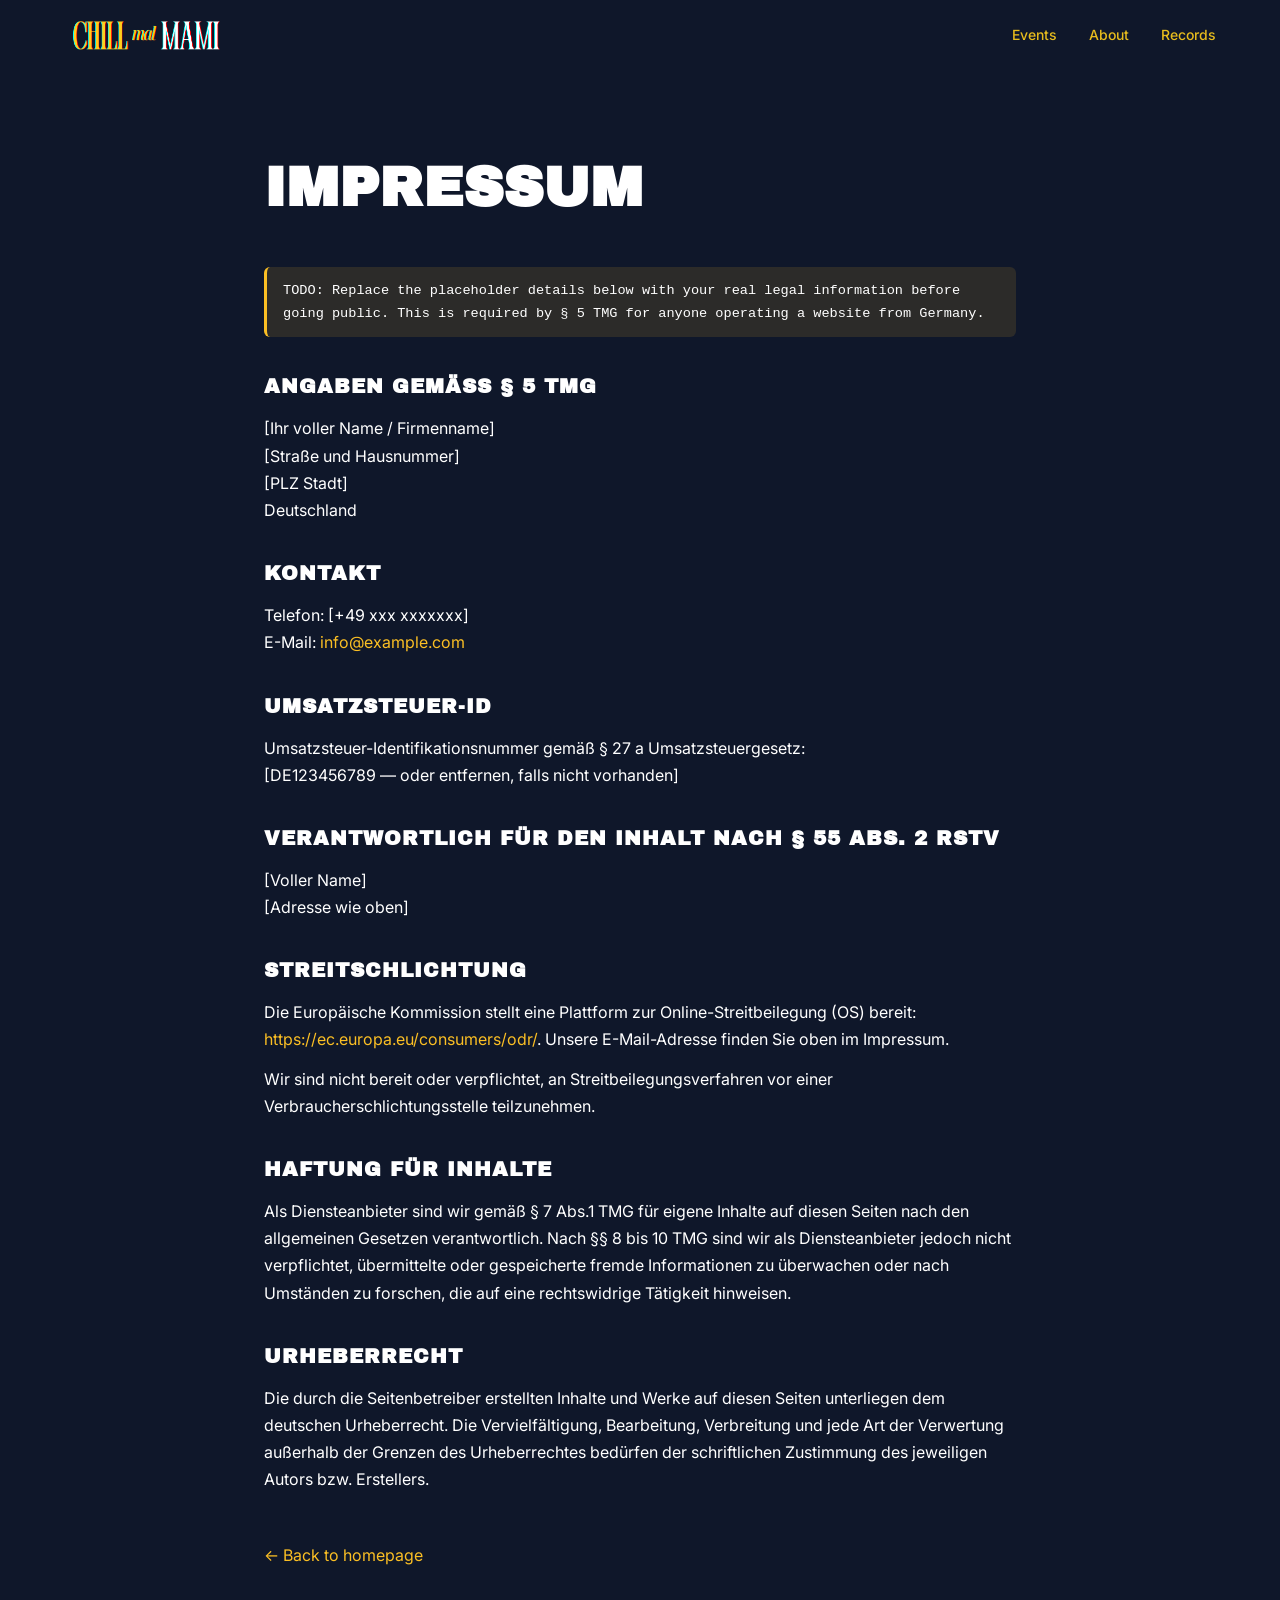
<file: impressum.html>
<!DOCTYPE html>
<html lang="de">
<head>
  <meta charset="UTF-8">
  <meta name="viewport" content="width=device-width, initial-scale=1.0">
  <title>Impressum — CHILLMALMAMI</title>
  <meta name="robots" content="noindex">
  <link rel="preconnect" href="https://fonts.googleapis.com">
  <link rel="preconnect" href="https://fonts.gstatic.com" crossorigin>
  <link href="https://fonts.googleapis.com/css2?family=Archivo+Black&family=Space+Mono:wght@400;700&family=Inter:wght@300;400;600;700&display=swap" rel="stylesheet">
  <link rel="stylesheet" href="index.css?v=6">
  <link rel="icon" type="image/png" href="last.png" />
  <link rel="apple-touch-icon" href="last.png" />
  <style>
    .legal-page {
      max-width: 800px;
      margin: 140px auto 80px;
      padding: 0 24px;
      color: var(--text-primary, #fff);
      line-height: 1.7;
    }
    .legal-page h1 {
      font-family: var(--font-heading, 'Archivo Black', sans-serif);
      font-size: clamp(2rem, 6vw, 3.5rem);
      margin-bottom: 32px;
      text-transform: uppercase;
    }
    .legal-page h2 {
      font-family: var(--font-heading, 'Archivo Black', sans-serif);
      font-size: 1.25rem;
      margin: 32px 0 12px;
      text-transform: uppercase;
      letter-spacing: 0.05em;
    }
    .legal-page p { margin-bottom: 12px; }
    .legal-page a { color: var(--golden-accent, #FBBF24); }
    .legal-page .todo {
      background: rgba(251, 191, 36, 0.12);
      border-left: 3px solid #FBBF24;
      padding: 12px 16px;
      margin: 16px 0;
      border-radius: 6px;
      font-family: var(--font-mono, monospace);
      font-size: 0.85rem;
    }
  </style>
</head>
<body>

  <nav class="navbar" id="navbar">
    <div class="container">
      <a href="index.html" class="navbar-logo" aria-label="CHILLMALMAMI home">
        <img src="last.png" alt="CHILLMALMAMI logo" />
      </a>
      <ul class="navbar-links" id="navLinks">
        <li><a href="index.html#events">Events</a></li>
        <li><a href="index.html#about">About</a></li>
        <li><a href="records.html">Records</a></li>
      </ul>
    </div>
  </nav>

  <main class="legal-page">
    <h1>Impressum</h1>

    <p class="todo">TODO: Replace the placeholder details below with your real legal information before going public. This is required by § 5 TMG for anyone operating a website from Germany.</p>

    <h2>Angaben gemäß § 5 TMG</h2>
    <p>
      [Ihr voller Name / Firmenname]<br>
      [Straße und Hausnummer]<br>
      [PLZ Stadt]<br>
      Deutschland
    </p>

    <h2>Kontakt</h2>
    <p>
      Telefon: [+49 xxx xxxxxxx]<br>
      E-Mail: <a href="mailto:info@example.com">info@example.com</a>
    </p>

    <h2>Umsatzsteuer-ID</h2>
    <p>
      Umsatzsteuer-Identifikationsnummer gemäß § 27 a Umsatzsteuergesetz:<br>
      [DE123456789 — oder entfernen, falls nicht vorhanden]
    </p>

    <h2>Verantwortlich für den Inhalt nach § 55 Abs. 2 RStV</h2>
    <p>
      [Voller Name]<br>
      [Adresse wie oben]
    </p>

    <h2>Streitschlichtung</h2>
    <p>
      Die Europäische Kommission stellt eine Plattform zur Online-Streitbeilegung (OS) bereit:
      <a href="https://ec.europa.eu/consumers/odr/" target="_blank" rel="noopener noreferrer">https://ec.europa.eu/consumers/odr/</a>.
      Unsere E-Mail-Adresse finden Sie oben im Impressum.
    </p>
    <p>
      Wir sind nicht bereit oder verpflichtet, an Streitbeilegungsverfahren vor einer Verbraucherschlichtungsstelle teilzunehmen.
    </p>

    <h2>Haftung für Inhalte</h2>
    <p>
      Als Diensteanbieter sind wir gemäß § 7 Abs.1 TMG für eigene Inhalte auf diesen Seiten nach den allgemeinen Gesetzen verantwortlich.
      Nach §§ 8 bis 10 TMG sind wir als Diensteanbieter jedoch nicht verpflichtet, übermittelte oder gespeicherte fremde Informationen
      zu überwachen oder nach Umständen zu forschen, die auf eine rechtswidrige Tätigkeit hinweisen.
    </p>

    <h2>Urheberrecht</h2>
    <p>
      Die durch die Seitenbetreiber erstellten Inhalte und Werke auf diesen Seiten unterliegen dem deutschen Urheberrecht.
      Die Vervielfältigung, Bearbeitung, Verbreitung und jede Art der Verwertung außerhalb der Grenzen des Urheberrechtes
      bedürfen der schriftlichen Zustimmung des jeweiligen Autors bzw. Erstellers.
    </p>

    <p style="margin-top: 48px;"><a href="index.html">← Back to homepage</a></p>
  </main>

</body>
</html>
</file>
<file: index.css>
/* ============================================
   CHILLMALMAMI — Design System & Styles
   ============================================ */

/* ---------- Google Fonts ---------- */
@import url('https://fonts.googleapis.com/css2?family=Inter:wght@300;400;500;600;700;800;900&family=Outfit:wght@300;400;500;600;700;800;900&display=swap');

/* ---------- CSS Custom Properties ---------- */
:root {
    /* Colors — Tropical Sunset Beach Party 🌅🎉 */
    --sunset-orange: #FCD116;
    --party-pink: #FCD116;
    --purple-night: #FCD116;
    --dark-bg: #0F172A;
    --golden-accent: #FBBF24;
    --white: #FFFFFF;

    /* Derived dark shades */
    --dark-surface: #1a2540;
    --dark-elevated: #1e2d4a;

    --bg-primary: var(--dark-bg);
    --bg-secondary: var(--dark-surface);
    --bg-tertiary: var(--dark-elevated);
    --bg-card: var(--dark-surface);
    --bg-glass: rgba(255, 107, 53, 0.08);
    --bg-glass-hover: rgba(255, 60, 172, 0.12);

    --text-primary: var(--white);
    --text-secondary: rgba(255, 255, 255, 0.82);
    --text-muted: rgba(255, 255, 255, 0.55);

    --neon-magenta: var(--party-pink);
    --neon-cyan: var(--golden-accent);
    --neon-purple: var(--purple-night);
    --neon-gold: var(--golden-accent);
    --neon-orange: var(--sunset-orange);
    --neon-pink: var(--party-pink);
    --neon-lime: var(--golden-accent);

    --gradient-primary: linear-gradient(135deg, var(--sunset-orange), var(--party-pink));
    --gradient-secondary: linear-gradient(135deg, var(--party-pink), var(--purple-night));
    --gradient-warm: linear-gradient(135deg, var(--sunset-orange), var(--golden-accent));
    --gradient-party: linear-gradient(135deg, var(--sunset-orange), var(--party-pink), var(--purple-night));
    --gradient-bg-glow: radial-gradient(ellipse at 20% 50%, rgba(255, 107, 53, 0.08) 0%, transparent 50%),
        radial-gradient(ellipse at 80% 20%, rgba(255, 60, 172, 0.06) 0%, transparent 50%),
        radial-gradient(ellipse at 60% 80%, rgba(123, 44, 191, 0.06) 0%, transparent 50%);

    --glow-magenta: 0 0 20px rgba(255, 60, 172, 0.4), 0 0 60px rgba(255, 60, 172, 0.15);
    --glow-cyan: 0 0 20px rgba(251, 191, 36, 0.4), 0 0 60px rgba(251, 191, 36, 0.15);
    --glow-purple: 0 0 20px rgba(123, 44, 191, 0.4), 0 0 60px rgba(123, 44, 191, 0.15);

    /* Typography */
    --font-display: 'Outfit', sans-serif;
    --font-body: 'Inter', sans-serif;

    /* Spacing */
    --section-padding: 120px 0;
    --container-max: 1200px;
    --container-padding: 0 24px;

    /* Transitions */
    --ease-out-expo: cubic-bezier(0.16, 1, 0.3, 1);
    --transition-fast: 0.2s var(--ease-out-expo);
    --transition-medium: 0.4s var(--ease-out-expo);
    --transition-slow: 0.8s var(--ease-out-expo);

    /* Border */
    --border-subtle: 1px solid rgba(255, 107, 53, 0.18);
    --border-glow: 1px solid rgba(255, 60, 172, 0.35);
    --radius-sm: 8px;
    --radius-md: 12px;
    --radius-lg: 20px;
    --radius-xl: 32px;
}

/* ---------- Reset & Base ---------- */
*,
*::before,
*::after {
    margin: 0;
    padding: 0;
    box-sizing: border-box;
}

html {
    scroll-behavior: smooth;
    -webkit-font-smoothing: antialiased;
    -moz-osx-font-smoothing: grayscale;
}

body {
    font-family: var(--font-body);
    background-color: var(--bg-primary);
    background-image: none;
    background-attachment: fixed;
    color: var(--text-primary);
    line-height: 1.6;
    overflow-x: hidden;
}

a {
    color: inherit;
    text-decoration: none;
}

img {
    max-width: 100%;
    display: block;
}

button,
input {
    font-family: var(--font-body);
    border: none;
    outline: none;
    background: none;
}

/* ---------- Utility ---------- */
.container {
    max-width: var(--container-max);
    margin: 0 auto;
    padding: var(--container-padding);
}

.section-label {
    font-family: var(--font-display);
    font-size: 0.90rem;
    font-weight: 700;
    letter-spacing: 0.25em;
    text-transform: uppercase;
    color: var(--neon-magenta);
    margin-bottom: 16px;
    display: inline-flex;
    align-items: center;
    gap: 10px;
}

.section-label::before {
    content: '';
    width: 24px;
    height: 2px;
    background: var(--gradient-primary);
    border-radius: 2px;
}

.section-title {
    font-family: var(--font-display);
    font-size: clamp(2rem, 5vw, 3.5rem);
    font-weight: 800;
    line-height: 1.1;
    letter-spacing: -0.02em;
    margin-bottom: 20px;
}

.section-subtitle {
    font-size: 1.1rem;
    color: var(--text-secondary);
    max-width: 560px;
    line-height: 1.7;
}

/* ---------- Section Text Colors (Dark Theme) ---------- */
.event-card-overlay,
.event-card-overlay h3,
.event-card-overlay .event-venue {
    color: var(--white);
}

/* ---------- Navbar ---------- */
.navbar {
    position: fixed;
    top: 0;
    left: 0;
    right: 0;
    z-index: 1000;
    padding: 20px 0;
    background: transparent;
    transition: all var(--transition-medium);
}

.navbar.scrolled {
    padding: 12px 0;
    background: rgba(15, 23, 42, 0.92);
    backdrop-filter: blur(20px) saturate(180%);
    -webkit-backdrop-filter: blur(20px) saturate(180%);
    border-bottom: 1px solid rgba(255, 107, 53, 0.2);
}

.navbar .container {
    display: flex;
    align-items: center;
    justify-content: space-between;
}

.navbar-logo {
    display: inline-flex;
    align-items: center;
}

.navbar-logo img {
    height: 30px;
    width: auto;
    object-fit: contain;
}

.navbar-links {
    display: flex;
    align-items: center;
    gap: 32px;
    list-style: none;
}

.navbar-links a {
    font-size: 0.875rem;
    font-weight: 500;
    color: rgba(255, 206, 28, 0.90);
    transition: color var(--transition-fast);
    position: relative;
}

.navbar-links a::after {
    content: '';
    position: absolute;
    bottom: -6px;
    left: 0;
    width: 0;
    height: 2px;
    background: var(--gradient-primary);
    transition: width var(--transition-medium);
    border-radius: 2px;
}

.navbar-links a:hover {
    color: var(--sunset-orange);
}

.navbar-links a:hover::after {
    width: 100%;
}

.navbar-cta {
    font-size: 0.8rem !important;
    font-weight: 600 !important;
    color: var(--white) !important;
    padding: 10px 24px;
    border-radius: 100px;
    background: var(--gradient-primary);
    transition: all var(--transition-fast) !important;
    box-shadow: var(--glow-magenta);
}

.navbar-cta:hover {
    transform: translateY(-2px);
    background: var(--gradient-secondary);
    box-shadow: 0 0 30px rgba(255, 60, 172, 0.45), 0 0 80px rgba(255, 107, 53, 0.2);
}

.navbar-cta::after {
    display: none !important;
}

.mobile-toggle {
    display: none;
    flex-direction: column;
    gap: 5px;
    cursor: pointer;
    padding: 5px;
}

.mobile-toggle span {
    width: 24px;
    height: 2px;
    background: var(--white);
    border-radius: 2px;
    transition: all var(--transition-fast);
}

/* ---------- HERO SECTION ---------- */
.hero {
    position: relative;
    min-height: 97vh;
    display: flex;
    align-items: center;
    justify-content: center;
    overflow: hidden;
}

.hero-bg {
    position: absolute;
    inset: 0;
    z-index: 0;
}

.hero-bg img {
    width: 100%;
    height: 100%;
    object-fit: cover;
    transform: scale(1.05);
    animation: heroZoom 20s ease-in-out infinite alternate;
}
.hero__location {
  font-size: 0.65rem;
  letter-spacing: 3px;
  color: var(--text-secondary);
  opacity: 0;
  animation: fadeInUp 0.8s var(--ease-out-expo) 0.8s both;
}
@keyframes heroZoom {
    0% {
        transform: scale(1.05);
    }

    100% {
        transform: scale(1.15);
    }
}

.hero-overlay {
    position: absolute;
    inset: 0;
    background:
        linear-gradient(180deg,
            rgba(15, 23, 42, 0.6) 0%,
            rgba(15, 23, 42, 0.2) 30%,
            rgba(15, 23, 42, 0.55) 70%,
            rgba(15, 23, 42, 0.97) 100%),
         
        radial-gradient(ellipse at 30% 60%, rgba(245, 182, 24, 0.2) 0%, transparent 60%),
        radial-gradient(ellipse at 70% 40%, rgba(255, 60, 172, 0.15) 0%, transparent 60%);
    
    z-index: 1;
}

.hero-noise {
    position: absolute;
    inset: 0;
    z-index: 2;
    opacity: 0.03;
    background-image: url("data:image/svg+xml,%3Csvg viewBox='0 0 256 256' xmlns='http://www.w3.org/2000/svg'%3E%3Cfilter id='n'%3E%3CfeTurbulence type='fractalNoise' baseFrequency='.85' numOctaves='4' stitchTiles='stitch'/%3E%3C/filter%3E%3Crect width='100%25' height='100%25' filter='url(%23n)'/%3E%3C/svg%3E");
    background-repeat: repeat;
    pointer-events: none;
}

.hero-content {
    position: relative;
    z-index: 3;
    text-align: center;
    padding: 0 24px;
    max-width: 900px;
    margin-top: 100px;
    display: flex;
    flex-direction: column;
    gap: 5rem;
}

.hero-badge {
    display: inline;
    align-items: center;
    padding: 20px -20px;
    gap: 10px;
    border-radius: 100px;
    background: rgba(255, 107, 53, 0.12);
    backdrop-filter: blur(10px);
    border: 1px solid rgba(255, 107, 53, 0.3);
    font-size: 0.90rem;
    font-weight: 600;
    letter-spacing: 0.15em;
    text-transform: uppercase;
    color: var(--golden-accent);
    animation: fadeInUp 0.8s var(--ease-out-expo) 0.2s both;
}

@media (max-width: 600px) {
    
   .hero-content {
    margin-top: 120px;
    gap: 3rem;
}
}



/* ---------- COUNTDOWN ---------- */
.countdown {
    display: flex;
    align-items: center;
    justify-content: center;
    gap: 8px;
    animation: fadeInUp 0.8s var(--ease-out-expo) 0.5s both;
}

.countdown-item {
    display: flex;
    flex-direction: column;
    align-items: center;
    min-width: 72px;
    padding: 16px 12px;
    background: rgba(255, 255, 255, 0.06);
    backdrop-filter: blur(12px);
    border: 1px solid rgba(255, 255, 255, 0.1);
    border-radius: var(--radius-md);
}

.countdown-number {
    font-family: var(--font-display);
    font-size: clamp(1.8rem, 4vw, 2.8rem);
    font-weight: 800;
    line-height: 1;
    background: var(--gradient-primary);
    -webkit-background-clip: text;
    -webkit-text-fill-color: transparent;
    background-clip: text;
}

.countdown-label {
    font-size: 0.65rem;
    font-weight: 600;
    letter-spacing: 0.15em;
    text-transform: uppercase;
    color: var(--text-muted);
    margin-top: 6px;
}

.countdown-separator {
    font-family: var(--font-display);
    font-size: clamp(1.4rem, 3vw, 2rem);
    font-weight: 700;
    color: var(--text-muted);
    padding-bottom: 18px;
}

@media (max-width: 480px) {
    .countdown-item {
        min-width: 56px;
        padding: 12px 8px;
    }

    .countdown-separator {
        font-size: 1.2rem;
    }
}

.hero-badge .dot {
    width: 6px;
    height: 6px;
    border-radius: 50%;
    background: var(--neon-cyan);
    animation: pulse 2s ease-in-out infinite;
}

@keyframes pulse {

    0%,
    100% {
        opacity: 1;
    }

    50% {
        opacity: 0.3;
    }
}

.hero-title {
    font-family: var(--font-display);
    font-size: clamp(3rem, 10vw, 7rem);
    font-weight: 900;
    line-height: 0.95;
    letter-spacing: -0.04em;
    text-transform: uppercase;
    margin-bottom: 24px;
    animation: fadeInUp 0.8s var(--ease-out-expo) 0.4s both;
}

.hero-title .gradient-text {
    background: var(--gradient-primary);
    -webkit-background-clip: text;
    -webkit-text-fill-color: transparent;
    background-clip: text;
}

.hero-genres {
    display: flex;
    flex-wrap: wrap;
    justify-content: center;
    gap: 8px;
    margin-bottom: 40px;
    animation: fadeInUp 0.8s var(--ease-out-expo) 0.6s both;
}

.hero-genres span {
    padding: 6px 16px;
    border-radius: 100px;
    font-size: 0.7rem;
    font-weight: 700;
    letter-spacing: 0.15em;
    text-transform: uppercase;
    border: 1px solid rgba(255, 60, 172, 0.3);
    color: var(--text-secondary);
    transition: all var(--transition-fast);
}

.hero-genres span:hover {
    border-color: var(--party-pink);
    color: var(--party-pink);
    box-shadow: var(--glow-magenta);
}

.hero-actions {
    display: flex;
    align-items: center;
    justify-content: center;
    gap: 16px;
    animation: fadeInUp 0.8s var(--ease-out-expo) 0.8s both;
}

.btn-primary {
    display: inline-flex;
    align-items: center;
    gap: 10px;
    padding: 18px 40px;
    border-radius: 100px;
    font-size: 0.9rem;
    font-weight: 700;
    letter-spacing: 0.05em;
    text-transform: uppercase;
    color: var(--white);
    background: var(--gradient-primary);
    box-shadow: var(--glow-magenta);
    transition: all var(--transition-medium);
    cursor: pointer;
    position: relative;
    overflow: hidden;
}

.btn-primary::before {
    content: '';
    position: absolute;
    inset: 0;
    background: linear-gradient(135deg, rgba(251, 191, 36, 0.25), transparent);
    opacity: 0;
    transition: opacity var(--transition-fast);
}

.btn-primary:hover {
    transform: translateY(-3px) scale(1.02);
    box-shadow: 0 0 40px rgba(255, 60, 172, 0.5), 0 0 100px rgba(255, 107, 53, 0.25);
}

.btn-primary:hover::before {
    opacity: 1;
}

.btn-secondary {
    display: inline-flex;
    align-items: center;
    gap: 10px;
    padding: 18px 40px;
    border-radius: 100px;
    font-size: 0.9rem;
    font-weight: 600;
    letter-spacing: 0.05em;
    text-transform: uppercase;
    color: var(--white);
    border: 1px solid rgba(255, 60, 172, 0.4);
    background: rgba(255, 60, 172, 0.08);
    backdrop-filter: blur(10px);
    transition: all var(--transition-medium);
    cursor: pointer;
}

.btn-secondary:hover {
    background: rgba(255, 60, 172, 0.18);
    border-color: rgba(255, 60, 172, 0.6);
    transform: translateY(-3px);
}

.hero-scroll {
    transform: translateX(-50%);
    z-index: 3;
    display: flex;
    flex-direction: column;
    align-items: center;
    gap: 8px;
    color: var(--text-muted);
    font-size: 0.7rem;
    letter-spacing: 0.15em;
    text-transform: uppercase;
    animation: fadeInUp 0.8s var(--ease-out-expo) 1s both;    
}

.hero-scroll .scroll-line {
    width: 1px;
    height: 40px;
    background: linear-gradient(to bottom, var(--neon-magenta), transparent);
    animation: scrollLine 2s ease-in-out infinite;
}

@keyframes scrollLine {
    0% {
        opacity: 0;
        transform: scaleY(0);
        transform-origin: top;
    }

    50% {
        opacity: 1;
        transform: scaleY(1);
        transform-origin: top;
    }

    51% {
        transform-origin: bottom;
    }

    100% {
        opacity: 0;
        transform: scaleY(0);
        transform-origin: bottom;
    }
}

@keyframes fadeInUp {
    from {
        opacity: 0;
        transform: translateY(30px);
    }

    to {
        opacity: 1;
        transform: translateY(0);
    }
}

/* ---------- COMMUNITY SIGNUP SECTION ---------- */
.community-signup {
    padding: 80px 0;
    background: var(--bg-secondary);
    border-top: 1px solid rgba(255, 107, 53, 0.15);
    border-bottom: 1px solid rgba(255, 60, 172, 0.15);
    position: relative;
    overflow: hidden;
}

.community-signup::before {
    content: '';
    position: absolute;
    top: -50%;
    left: -10%;
    width: 400px;
    height: 400px;
    background: radial-gradient(circle, rgba(255, 107, 53, 0.1) 0%, transparent 70%);
    border-radius: 50%;
    pointer-events: none;
}

.community-signup::after {
    content: '';
    position: absolute;
    bottom: -30%;
    right: -5%;
    width: 350px;
    height: 350px;
    background: radial-gradient(circle, rgba(255, 60, 172, 0.08) 0%, transparent 70%);
    border-radius: 50%;
    pointer-events: none;
}

.signup-wrapper {
    display: flex;
    align-items: center;
    justify-content: space-between;
    gap: 40px;
    flex-wrap: wrap;
}

.signup-text {
    flex: 1;
    min-width: 300px;
}

.signup-text h2 {
    font-family: var(--font-display);
    font-size: clamp(1.5rem, 3vw, 2.2rem);
    font-weight: 800;
    margin-bottom: 8px;
}

.signup-text p {
    color: var(--text-secondary);
    font-size: 0.95rem;
}

.signup-form {
    display: flex;
    align-items: center;
    gap: 12px;
    flex: 1;
    min-width: 300px;
    max-width: 500px;
}

.signup-form input[type="email"] {
    flex: 1;
    padding: 16px 24px;
    border-radius: 100px;
    border: 1px solid rgba(255, 107, 53, 0.24);
    background: rgba(255, 107, 53, 0.06);
    color: var(--text-primary);
    font-size: 0.9rem;
    transition: all var(--transition-fast);
}

.signup-form input[type="email"]::placeholder {
    color: var(--text-muted);
}

.signup-form input[type="email"]:focus {
    border-color: var(--sunset-orange);
    box-shadow: 0 0 0 3px rgba(255, 107, 53, 0.2);
}

.signup-form button {
    padding: 16px 32px;
    border-radius: 100px;
    background: var(--gradient-primary);
    color: var(--text-primary);
    font-size: 0.85rem;
    font-weight: 700;
    letter-spacing: 0.05em;
    text-transform: uppercase;
    cursor: pointer;
    transition: all var(--transition-medium);
    white-space: nowrap;
    box-shadow: var(--glow-magenta);
}

.signup-form button:hover {
    transform: translateY(-2px);
    box-shadow: 0 0 30px rgba(255, 60, 172, 0.45), 0 0 60px rgba(255, 107, 53, 0.2);
}

/* ---------- EVENTS SECTION ---------- */
.events {
    padding: var(--section-padding);
    position: relative;
    margin-top: -30px;
}

.events-header {
    display: flex;
    align-items: flex-end;
    justify-content: space-between;
    margin-bottom: 60px;
    flex-wrap: wrap;
    gap: 20px;
}

.events-header .section-subtitle {
    margin-bottom: 0;
}

.events-grid {
    display: grid;
    grid-template-columns: repeat(3, 1fr);
    gap: 24px;
}

.event-card {
    position: relative;
    border-radius: var(--radius-lg);
    overflow: hidden;
    background: var(--bg-card);
    border: var(--border-subtle);
    transition: all var(--transition-medium);
    cursor: pointer;
}

.event-card:hover {
    transform: translateY(-8px);
    border-color: rgba(255, 60, 172, 0.35);
    box-shadow: 0 20px 60px rgba(15, 23, 42, 0.6), 0 0 40px rgba(255, 107, 53, 0.15), 0 0 80px rgba(255, 60, 172, 0.1);
}

.event-card--disabled {
    cursor: default;
}

.event-card--disabled:hover {
    transform: none;
    border-color: var(--border-subtle);
    box-shadow: none;
}

.event-card-image {
    position: relative;
    aspect-ratio: 4 / 5;
    overflow: hidden;
}

.event-card-image img {
    width: 100%;
    height: 100%;
    object-fit: cover;
    transition: transform var(--transition-slow);
}

.event-card:hover .event-card-image img {
    transform: scale(1.08);
}

.event-card-date {
    position: absolute;
    top: 16px;
    left: 16px;
    padding: 8px 16px;
    border-radius: var(--radius-sm);
    background: rgba(15, 23, 42, 0.75);
    backdrop-filter: blur(10px);
    border: 1px solid rgba(255, 107, 53, 0.3);
    font-family: var(--font-display);
    font-size: 0.75rem;
    font-weight: 700;
    letter-spacing: 0.1em;
    text-transform: uppercase;
    color: var(--golden-accent);
}

.event-card-badge {
    position: absolute;
    top: 16px;
    right: 16px;
    padding: 6px 14px;
    border-radius: 100px;
    background: var(--gradient-primary);
    font-size: 0.65rem;
    font-weight: 800;
    letter-spacing: 0.1em;
    text-transform: uppercase;
}

.event-card-overlay {
    position: absolute;
    bottom: 0;
    left: 0;
    right: 0;
    padding: 80px 20px 20px;
    background: linear-gradient(to top, rgba(15, 23, 42, 0.95) 0%, rgba(15, 23, 42, 0.5) 50%, transparent 100%);
}

.event-card-overlay h3 {
    font-family: var(--font-display);
    font-size: 1.3rem;
    font-weight: 800;
    margin-bottom: 4px;
    line-height: 1.2;
}

.event-card-overlay .event-venue {
    font-size: 0.8rem;
    color: var(--text-secondary);
    display: flex;
    align-items: center;
    gap: 6px;
}

.event-card-overlay .event-venue svg {
    width: 14px;
    height: 14px;
    fill: var(--neon-magenta);
}

.event-card-info {
    padding: 20px;
    display: flex;
    align-items: center;
    justify-content: space-between;
}

.event-card-genres {
    display: flex;
    flex-wrap: wrap;
    gap: 6px;
}

.event-card-genres span {
    padding: 4px 10px;
    border-radius: 100px;
    font-size: 0.6rem;
    font-weight: 700;
    letter-spacing: 0.1em;
    text-transform: uppercase;
    border: 1px solid rgba(255, 107, 53, 0.24);
    color: var(--text-muted);
}

.event-card-ticket {
    padding: 10px 24px;
    border-radius: 100px;
    background: var(--gradient-primary);
    font-size: 0.7rem;
    font-weight: 700;
    letter-spacing: 0.1em;
    text-transform: uppercase;
    color: var(--text-primary);
    transition: all var(--transition-fast);
    white-space: nowrap;
}

.event-card:hover .event-card-ticket {
    box-shadow: var(--glow-magenta);
}

/* ---------- GENRE MARQUEE ---------- */
.genre-marquee {
    padding: 0px 0;
    background: linear-gradient(135deg, var(--sunset-orange), var(--party-pink), var(--purple-night));
    border-top: 1px solid rgba(255, 107, 53, 0.45);
    border-bottom: 1px solid rgba(123, 44, 191, 0.45);
    overflow: hidden;
}

.marquee-track {
    display: flex;
    gap: 40px;
    animation: marquee 25s linear infinite;
    width: max-content;
}

.marquee-track span {
    font-family: var(--font-display);
    font-size: 1rem;
    font-weight: 500;
    letter-spacing: 0.005em;
    text-transform: uppercase;
    color: var(--dark-bg);
    white-space: nowrap;
    display: flex;
    align-items: center;
    gap: 1px;
}

.marquee-track span::after {
    content: '◆';
    font-size: 0.5rem;
    color: var(--golden-accent);
}

@keyframes marquee {
    0% {
        transform: translateX(0);
    }

    100% {
        transform: translateX(-50%);
    }
}

/* ---------- ABOUT SECTION ---------- */
.about {
    padding: 120px 0 40px;
    position: relative;
    margin-top: -180px;
}

.about-grid {
    display: grid;
    grid-template-columns: 1fr 1fr;
    gap: 80px;
    align-items: center;
}

.about-image {
    position: relative;
    border-radius: var(--radius-lg);
    overflow: hidden;
    aspect-ratio: 3 / 4;
}

.about-image img {
    width: 100%;
    height: 100%;
    object-fit: cover;
    transition: transform var(--transition-slow);
}

.about-image:hover img {
    transform: scale(1.05);
}

.about-image::after {
    content: '';
    position: absolute;
    inset: 0;
    border-radius: var(--radius-lg);
    box-shadow: inset 0 0 0 1px rgba(255, 60, 172, 0.2);
    pointer-events: none;
}

.about-glow {
    position: absolute;
    bottom: -30px;
    right: -30px;
    width: 200px;
    height: 200px;
    background: radial-gradient(circle, rgba(255, 107, 53, 0.2) 0%, transparent 70%);
    border-radius: 50%;
    pointer-events: none;
    animation: glowPulse 4s ease-in-out infinite alternate;
}

@keyframes glowPulse {
    0% {
        opacity: 0.6;
        transform: scale(1);
    }

    100% {
        opacity: 1;
        transform: scale(1.2);
    }
}

.about-content {
    max-width: 520px;
}

.about-content .section-title {
    margin-bottom: 24px;
}

.about-content p {
    color: var(--text-secondary);
    font-size: 1rem;
    line-height: 1.8;
    margin-bottom: 16px;
}

.about-content .about-lead {
    font-size: 1.2rem;
    line-height: 1.55;
    color: var(--text-primary);
    font-weight: 600;
    margin-bottom: 24px;
}

.about-content .about-stanza {
    font-family: var(--font-display, var(--font-body));
    font-size: 1.05rem;
    line-height: 1.55;
    color: var(--text-primary);
    letter-spacing: 0.01em;
    padding-left: 18px;
    border-left: 2px solid var(--sunset-orange);
    margin: 20px 0;
}

.about-content .about-callout {
    margin-top: 28px;
    padding: 20px 22px;
    border-radius: 14px;
    background: rgba(252, 209, 22, 0.06);
    border: 1px solid rgba(252, 209, 22, 0.28);
    font-size: 1.05rem;
    line-height: 1.55;
    color: var(--text-primary);
    text-align: center;
}

.about-content .about-highlight {
    background: var(--gradient-warm);
    -webkit-background-clip: text;
    -webkit-text-fill-color: transparent;
    background-clip: text;
    font-weight: 700;
}

.about-stats {
    display: grid;
    grid-template-columns: repeat(3, 1fr);
    gap: 24px;
    margin-top: 40px;
    padding-top: 40px;
    border-top: var(--border-subtle);
}

.stat-item {
    text-align: center;
}

.stat-number {
    font-family: var(--font-display);
    font-size: 2rem;
    font-weight: 900;
    background: var(--gradient-primary);
    -webkit-background-clip: text;
    -webkit-text-fill-color: transparent;
    background-clip: text;
    margin-bottom: 4px;
}

.stat-label {
    font-size: 0.75rem;
    color: var(--text-muted);
    letter-spacing: 0.1em;
    text-transform: uppercase;
}

/* ---------- RESPECT SECTION ---------- */
.respect {
    padding: 20px 0;
    background: var(--bg-secondary);
    position: relative;
    overflow: hidden;
    text-align: center;
    margin-top: -100px;
}

.respect::before {
    content: '';
    position: absolute;
    top: 50%;
    left: 50%;
    transform: translate(-50%, -50%);
    width: 600px;
    height: 600px;
    background: radial-gradient(circle, rgba(255, 60, 172, 0.1) 0%, transparent 70%);
    border-radius: 50%;
    pointer-events: none;
    animation: glowPulse 5s ease-in-out infinite alternate;
}

.respect-icon {
    font-size: 3rem;
    margin-bottom: 24px;
    animation: float 3s ease-in-out infinite;
}

@keyframes float {

    0%,
    100% {
        transform: translateY(0);
    }

    50% {
        transform: translateY(-10px);
    }
}

.respect h2 {
    font-family: var(--font-display);
    font-size: clamp(2rem, 5vw, 3rem);
    font-weight: 800;
    margin-bottom: 20px;
}

.respect h2 .highlight {
    background: var(--gradient-secondary);
    -webkit-background-clip: text;
    -webkit-text-fill-color: transparent;
    background-clip: text;
}

.respect p {
    color: var(--text-secondary);
    font-size: 1.05rem;
    max-width: 650px;
    margin: 0 auto;
    line-height: 1.8;
}

.respect-values {
    display: flex;
    justify-content: center;
    gap: 32px;
    margin-top: 48px;
    flex-wrap: wrap;
}

.respect-value {
    display: flex;
    align-items: center;
    gap: 10px;
    padding: 12px 24px;
    border-radius: 100px;
    border: var(--border-subtle);
    background: var(--bg-glass);
    font-size: 0.85rem;
    font-weight: 500;
    color: var(--text-secondary);
    transition: all var(--transition-fast);
}

.respect-value:hover {
    border-color: rgba(255, 60, 172, 0.35);
    color: var(--text-primary);
    box-shadow: var(--glow-purple);
    background: rgba(255, 60, 172, 0.1);
}

.respect-value .emoji {
    font-size: 1.2rem;
}

/* ---------- GALLERY ---------- */
.gallery {
    padding: 40px 0 120px;
    margin-top: -50px;
}

.gallery-carousel {
    position: relative;
    margin-top: 48px;
}

.gallery-track-wrapper {
    overflow: hidden;
    border-radius: var(--radius-lg);
}

.gallery-track {
    display: flex;
    transition: transform 0.72s var(--ease-out-expo);
    will-change: transform;
}

.gallery-slide {
    flex: 0 0 33.333%;
    padding: 0 10px;
    box-sizing: border-box;
}

.gallery-slide img {
    width: 100%;
    aspect-ratio: 3/4;
    object-fit: cover;
    border-radius: var(--radius-lg);
    display: block;
    transition: transform 0.5s var(--ease-out-expo), box-shadow 0.5s var(--ease-out-expo);
}

.gallery-slide img:hover {
    transform: scale(1.03);
    box-shadow: 0 20px 60px rgba(0, 0, 0, 0.5);
}

.gallery-track-wrapper {
    cursor: grab;
}

.gallery-track-wrapper.dragging {
    cursor: grabbing;
}

.gallery-btn {
    position: absolute;
    top: 45%;
    transform: translateY(-50%);
    width: 52px;
    height: 52px;
    border-radius: 50%;
    background: rgba(15, 23, 42, 0.72);
    border: var(--border-subtle);
    color: var(--white);
    cursor: pointer;
    display: flex;
    align-items: center;
    justify-content: center;
    z-index: 10;
    backdrop-filter: blur(14px);
    -webkit-backdrop-filter: blur(14px);
    transition: all var(--transition-fast);
    box-shadow: 0 4px 24px rgba(0,0,0,0.35);
}

.gallery-btn svg {
    width: 22px;
    height: 22px;
    flex-shrink: 0;
}

.gallery-btn:hover {
    background: var(--gradient-primary);
    border-color: transparent;
    box-shadow: var(--glow-magenta);
    transform: translateY(-50%) scale(1.1);
}

.gallery-btn--prev { left: 20px; }
.gallery-btn--next { right: 20px; }

@media (max-width: 600px) {
    .gallery-btn { width: 40px; height: 40px; }
    .gallery-btn svg { width: 18px; height: 18px; }
    .gallery-btn--prev { left: 10px; }
    .gallery-btn--next { right: 10px; }
}

.gallery-dots {
    display: flex;
    justify-content: center;
    gap: 8px;
    margin-top: 32px;
}

.gallery-dot {
    width: 8px;
    height: 8px;
    border-radius: 100px;
    background: rgba(255, 255, 255, 0.25);
    border: none;
    cursor: pointer;
    transition: all var(--transition-fast);
    padding: 0;
}

.gallery-dot.active {
    width: 28px;
    background: var(--gradient-primary);
    box-shadow: 0 0 12px rgba(255, 107, 53, 0.5);
}

@media (max-width: 900px) {
    .gallery-slide { flex: 0 0 50%; }
}

@media (max-width: 600px) {
    .gallery-slide { flex: 0 0 85%; }
    .gallery-btn { width: 40px; height: 40px; font-size: 1.5rem; }
    .gallery-btn--prev { left: 10px; }
    .gallery-btn--next { right: 10px; }
}

/* ---------- FOOTER ---------- */
.footer {
    padding: 80px 0 0;
    border-top: var(--border-subtle);
    background: var(--dark-bg);
}

.footer-bottom-bar {
    background: var(--dark-bg);
    padding: 32px 0;
}

.footer-center {
    display: flex;
    flex-direction: column;
    align-items: center;
    text-align: center;
    margin-bottom: 60px;
}

.footer-center .navbar-logo {
    display: inline-block;
    margin-bottom: 16px;
}

.footer-center .navbar-logo img {
    height: 64px;
}

.footer-tagline {
    color: var(--text-secondary);
    font-size: 0.9rem;
    margin-bottom: 32px;
    font-weight: 500;
}

.footer-social-label {
    font-size: 0.75rem;
    font-weight: 700;
    letter-spacing: 0.2em;
    text-transform: uppercase;
    color: var(--text-muted);
    margin-bottom: 20px;
}

.footer-socials {
    display: flex;
    justify-content: center;
    gap: 16px;
}

.footer-socials a {
    width: 52px;
    height: 52px;
    border-radius: 50%;
    border: 1px solid rgba(255, 255, 255, 0.24);
    display: flex;
    align-items: center;
    justify-content: center;
    transition: all var(--transition-fast);
    color: var(--text-secondary);
}

.footer-socials a:hover {
    border-color: var(--sunset-orange);
    color: var(--sunset-orange);
    background: rgba(252, 209, 22, 0.08);
    transform: translateY(-4px);
}

.footer-socials a svg {
    width: 24px;
    height: 24px;
}

.footer-bottom {
    display: flex;
    align-items: center;
    justify-content: space-between;
    flex-wrap: wrap;
    gap: 16px;
}

.footer-bottom p {
    font-size: 0.8rem;
    color: var(--text-muted);
}

.footer-bottom-links {
    display: flex;
    gap: 24px;
}

.footer-bottom-links a {
    font-size: 0.8rem;
    color: var(--text-muted);
    transition: color var(--transition-fast);
}

.footer-bottom-links a:hover {
    color: var(--sunset-orange);
}

/* ---------- SCROLL REVEAL ANIMATIONS ---------- */
.reveal {
    opacity: 0;
    transform: translateY(40px);
    transition: all 0.8s var(--ease-out-expo);
}

.reveal.revealed {
    opacity: 1;
    transform: translateY(0);
}

.reveal-delay-1 {
    transition-delay: 0.1s;
}

.reveal-delay-2 {
    transition-delay: 0.2s;
}

.reveal-delay-3 {
    transition-delay: 0.3s;
}

.reveal-delay-4 {
    transition-delay: 0.4s;
}

/* ---------- RESPONSIVE ---------- */
@media (max-width: 1024px) {
    .events-grid {
        grid-template-columns: repeat(2, 1fr);
    }

    .about-grid {
        gap: 48px;
    }

    .footer-grid {
        grid-template-columns: 1fr 1fr;
        gap: 40px;
    }

    .newsletter-card {
        padding: 60px 40px;
    }
}

@media (max-width: 768px) {
    :root {
        --section-padding: 80px 0;
    }

    .navbar-links {
        display: none;
        position: fixed;
        top: 0;
        left: 0;
        right: 0;
        bottom: 0;
        background: rgba(15, 23, 42, 0.98);
        backdrop-filter: blur(20px);
        flex-direction: column;
        justify-content: center;
        align-items: center;
        gap: 32px;
        z-index: 999;
    }

    .navbar-links.active {
        display: flex;
    }

    .mobile-toggle {
        display: flex;
        z-index: 1001;
    }

    .mobile-toggle.active span:nth-child(1) {
        transform: rotate(45deg) translate(5px, 5px);
    }

    .mobile-toggle.active span:nth-child(2) {
        opacity: 0;
    }

    .mobile-toggle.active span:nth-child(3) {
        transform: rotate(-45deg) translate(5px, -5px);
    }

    .hero-title {
        font-size: clamp(2.5rem, 12vw, 4rem);
    }

    .hero-actions {
        flex-direction: column;
    }

    .signup-wrapper {
        flex-direction: column;
        text-align: center;
    }

    .signup-form {
        flex-direction: column;
        max-width: 100%;
    }

    .signup-form input[type="email"],
    .signup-form button {
        width: 100%;
        text-align: center;
    }

    .events-grid {
        grid-template-columns: 1fr;
        max-width: 480px;
        margin: 0 auto;
    }

    .events-header {
        flex-direction: column;
        align-items: flex-start;
    }

    .about-grid {
        grid-template-columns: 1fr;
        gap: 40px;
    }

    .about-image {
        aspect-ratio: 16 / 10;
    }

    .footer-grid {
        grid-template-columns: 1fr;
        gap: 32px;
    }

    .newsletter-card {
        padding: 48px 24px;
    }

    .newsletter-form {
        flex-direction: column;
    }

    .newsletter-form input[type="email"],
    .newsletter-form button {
        width: 100%;
        text-align: center;
    }

    .newsletter-perks {
        flex-direction: column;
        align-items: center;
        gap: 12px;
    }

    .respect-values {
        flex-direction: column;
        align-items: center;
        gap: 16px;
    }

    .footer-bottom {
        flex-direction: column;
        text-align: center;
    }

}

@media (min-width: 768px) {
    .hero-scroll {
        display: none;
    }
}

@media (max-width: 480px) {
    .hero-genres {
        gap: 6px;
    }

    .hero-genres span {
        font-size: 0.6rem;
        padding: 4px 12px;
    }

    .about-stats {
        grid-template-columns: 1fr;
        gap: 16px;
    }
}
</file>
<file: styles.css>
/* ============================================
   Ayoub you can play here
   ============================================ */

@import url('https://fonts.googleapis.com/css2?family=Archivo+Black&family=Space+Mono:wght@400;700&family=Inter:wght@300;400;600;700&display=swap');

/* ---------- CSS Variables — same palette as index.css ---------- */
:root {
    /* Core palette — matches index.css tokens */
    --accent:          #FCD116;   /* --sunset-orange / --party-pink */
    --accent-warm:     #FBBF24;   /* --golden-accent */

    --bg:              #0F172A;   /* --dark-bg */
    --bg-surface:      #1a2540;   /* --dark-surface */
    --bg-elevated:     #1e2d4a;   /* --dark-elevated */
    --bg-glass:        rgba(255, 107, 53, 0.08);
    --bg-kalwa:        var(--dark-surface);
    --bg-fatih:        var(--dark-bg);
    --bg-byad:         rgb(235, 217, 17); 

    --text:            #FFFFFF;
    --text-secondary:  rgba(255, 255, 255, 0.82);
    --text-muted:      rgba(255, 255, 255, 0.55);

    --gradient-accent: linear-gradient(135deg, var(--accent), var(--accent-warm));

    --border-subtle:   1px solid rgba(255, 107, 53, 0.18);
    --border-glow:     1px solid rgba(252, 209, 22, 0.35);

    --glow-accent:     0 0 20px rgba(252, 209, 22, 0.40), 0 0 60px rgba(252, 209, 22, 0.15);

    /* Typography — keeping eventone's fonts */
    --font-heading: 'Archivo Black', sans-serif;
    --font-mono:    'Space Mono', monospace;
    --font-body:    'Inter', sans-serif;

    --ease-out-expo: cubic-bezier(0.16, 1, 0.3, 1);
    --transition-fast:   0.2s var(--ease-out-expo);
    --transition-medium: 0.4s var(--ease-out-expo);
}

/* ---------- Reset ---------- */
*, *::before, *::after {
    margin: 0;
    padding: 0;
    box-sizing: border-box;
}

html {
    scroll-behavior: smooth;
    -webkit-font-smoothing: antialiased;
    -moz-osx-font-smoothing: grayscale;
}

body {
    font-family: var(--font-body);
    background-color: var(--bg);
    color: var(--text);
    line-height: 1.6;
    overflow-x: hidden;
}

a {
    color: inherit;
    text-decoration: none;
}

img {
    max-width: 100%;
    display: block;
}

/* ---------- Grain Overlay ---------- */
.grain-overlay {
    position: fixed;
    inset: 0;
    z-index: 9999;
    opacity: 0.03;
    background-image: url("data:image/svg+xml,%3Csvg viewBox='0 0 256 256' xmlns='http://www.w3.org/2000/svg'%3E%3Cfilter id='n'%3E%3CfeTurbulence type='fractalNoise' baseFrequency='.85' numOctaves='4' stitchTiles='stitch'/%3E%3C/filter%3E%3Crect width='100%25' height='100%25' filter='url(%23n)'/%3E%3C/svg%3E");
    pointer-events: none;
}

/* ---------- Container ---------- */
.container,
.container-centered {
    max-width: 1200px;
    margin: 0 auto;
    padding: 0 24px;
}

/* ---------- Utility ---------- */
.mono {
    font-family: var(--font-mono);
    letter-spacing: 0.05em;
}

.accent {
    color: var(--accent);
}

/* ---------- Pulse dot ---------- */
.pulse-dot {
    display: inline-block;
    width: 8px;
    height: 8px;
    background: var(--accent);
    border-radius: 50%;
    animation: pulse 2s ease-in-out infinite;
}

@keyframes pulse {
    0%, 100% { opacity: 1; transform: scale(1); }
    50%       { opacity: 0.35; transform: scale(1.25); }
}

/* ---------- Navbar — identical to index.css ---------- */
.navbar {
    position: fixed;
    top: 0;
    left: 0;
    right: 0;
    z-index: 1000;
    padding: 20px 0;
    background: transparent;
    transition: all var(--transition-medium);
}

.navbar.scrolled {
    padding: 12px 0;
    background: rgba(15, 23, 42, 0.92);
    backdrop-filter: blur(20px) saturate(180%);
    -webkit-backdrop-filter: blur(20px) saturate(180%);
    border-bottom: 1px solid rgba(255, 107, 53, 0.2);
}

.navbar .container {
    display: flex;
    align-items: center;
    justify-content: space-between;
}

.navbar-logo {
    display: inline-flex;
    align-items: center;
}

.navbar-logo img {
    height: 30px;
    width: auto;
    object-fit: contain;
}

.navbar-links {
    display: flex;
    align-items: center;
    gap: 32px;
    list-style: none;
}

.navbar-links a {
    font-size: 0.875rem;
    font-weight: 500;
    color: rgba(255, 206, 28, 0.90);
    transition: color var(--transition-fast);
    position: relative;
}

.navbar-links a::after {
    content: '';
    position: absolute;
    bottom: -6px;
    left: 0;
    width: 0;
    height: 2px;
    background: var(--gradient-accent);
    transition: width var(--transition-medium);
    border-radius: 2px;
}

.navbar-links a:hover {
    color: var(--accent);
}

.navbar-links a:hover::after {
    width: 100%;
}

.mobile-toggle {
    display: none;
    flex-direction: column;
    gap: 5px;
    cursor: pointer;
    padding: 5px;
}

.mobile-toggle span {
    width: 24px;
    height: 2px;
    background: var(--text);
    border-radius: 2px;
    transition: all var(--transition-fast);
}



/* ---------- Section Title ---------- */
.section-title {
    font-family: var(--font-heading);
    font-size: clamp(1.5rem, 4vw, 2.5rem);
    line-height: 1.1;
    letter-spacing: -0.01em;
    color: var(--text);
    text-transform: uppercase;
}

.section-label {
    font-family: var(--font-heading);
    font-size: 0.85rem;
    font-weight: 700;
    letter-spacing: 0.2em;
    text-transform: uppercase;
    color: var(--accent);
    margin-bottom: 16px;
    display: inline-flex;
    align-items: center;
    gap: 10px;
}

.section-label::before {
    content: '';
    width: 24px;
    height: 2px;
    background: var(--gradient-accent);
    border-radius: 2px;
}

/* ---------- Event Hero ---------- */
.event-hero {
    position: relative;
    min-height: 60vh;
    display: flex;
    align-items: center;
    padding: 120px 0 48px;
    background-image: url('https://images.unsplash.com/photo-1578662996442-48f60103fc96?w=1200&h=800&fit=crop');
    background-size: cover;
    background-position: center;
    overflow: hidden;
}

.event-hero__overlay {
    position: absolute;
    inset: 0;
    background: linear-gradient(135deg, rgba(26, 15, 0, 0.8), rgba(46, 26, 0, 0.6));
}

.event-hero__content {
    position: relative;
    z-index: 2;
    text-align: center;
    width: 100%;
}

.event-hero__tag {
    color: var(--accent);
    margin-bottom: 1rem;
}

.event-hero__title {
    font-family: var(--font-heading);
    font-size: clamp(2.5rem, 8vw, 6rem);
    line-height: 0.9;
    margin-bottom: 1.5rem;
    color: #ff2a2a;
    -webkit-text-stroke: 1px var(--accent);
    paint-order: stroke fill;
    text-shadow:
        0 0 2px var(--accent),
        0 0 6px rgba(252, 209, 22, 0.85),
        0 0 14px rgba(252, 209, 22, 0.5),
        0 0 22px rgba(255, 42, 42, 0.45);
    animation: event-hero-blink 1.6s ease-in-out infinite;
}

@keyframes event-hero-blink {
    0%, 100% { opacity: 1; }
    50%      { opacity: 0.35; }
}

.event-hero__details {
    font-size: 1.1rem;
    opacity: 0.9;
    margin-bottom: 2rem;
}

.event-hero__status {
    display: inline-flex;
    align-items: center;
    gap: 0.5rem;
    background: rgba(255, 255, 255, 0.1);
    backdrop-filter: blur(10px);
    -webkit-backdrop-filter: blur(10px);
    padding: 0.75rem 1.5rem;
    border-radius: 2rem;
    border: 1px solid rgba(255, 255, 255, 0.1);
}

/* ---------- Event Details Section ---------- */
.event-details {
    background: var(--bg-kalwa);
    padding: 4rem 0;
}

.event-details-layout {
    display: grid;
    grid-template-columns: 1fr 1fr;
    gap: 2rem;
    max-width: 900px;
    margin: 0 auto 4rem;
}

/* ---------- Gallery ---------- */
.gallery {
    padding: 120px 0;
    margin-top: -50px;
}

.gallery-carousel {
    position: relative;
    margin-top: 48px;
}

.gallery-track-wrapper {
    overflow: hidden;
    border-radius: 20px;
    cursor: grab;
}

.gallery-track-wrapper.dragging {
    cursor: grabbing;
}

.gallery-track {
    display: flex;
    transition: transform 0.72s var(--ease-out-expo);
    will-change: transform;
}

.gallery-slide {
    flex: 0 0 33.333%;
    padding: 0 10px;
    box-sizing: border-box;
}

.gallery-slide img {
    width: 100%;
    aspect-ratio: 3/4;
    object-fit: cover;
    border-radius: 20px;
    display: block;
    transition: transform 0.5s var(--ease-out-expo), box-shadow 0.5s var(--ease-out-expo);
}

.gallery-slide img:hover {
    transform: scale(1.03);
    box-shadow: 0 20px 60px rgba(0, 0, 0, 0.5);
}

.gallery-btn {
    position: absolute;
    top: 45%;
    transform: translateY(-50%);
    width: 52px;
    height: 52px;
    border-radius: 50%;
    background: rgba(15, 23, 42, 0.72);
    border: var(--border-subtle);
    color: var(--text);
    cursor: pointer;
    display: flex;
    align-items: center;
    justify-content: center;
    z-index: 10;
    backdrop-filter: blur(14px);
    -webkit-backdrop-filter: blur(14px);
    transition: all var(--transition-fast);
    box-shadow: 0 4px 24px rgba(0,0,0,0.35);
}

.gallery-btn svg {
    width: 22px;
    height: 22px;
    flex-shrink: 0;
}

.gallery-btn:hover {
    background: var(--gradient-accent);
    border-color: transparent;
    box-shadow: var(--glow-accent);
    transform: translateY(-50%) scale(1.1);
}

.gallery-btn--prev { left: 20px; }
.gallery-btn--next { right: 20px; }

.gallery-dots {
    display: flex;
    justify-content: center;
    gap: 8px;
    margin-top: 32px;
}

.gallery-dot {
    width: 8px;
    height: 8px;
    border-radius: 100px;
    background: rgba(255, 255, 255, 0.25);
    border: none;
    cursor: pointer;
    transition: all var(--transition-fast);
    padding: 0;
}

.gallery-dot.active {
    width: 28px;
    background: var(--gradient-accent);
    box-shadow: 0 0 12px rgba(255, 107, 53, 0.5);
}

.gallery-slider::-webkit-scrollbar {
    height: 4px;
}

.gallery-slider::-webkit-scrollbar-track {
    background: rgba(255, 255, 255, 0.05);
    border-radius: 2px;
}

.gallery-slider::-webkit-scrollbar-thumb {
    background: var(--gradient-accent);
    border-radius: 2px;
}
/* ---------- Event Info & Lineup ---------- */
.event-info,
.event-lineup {
    background: var(--bg-fatih);
    border: var(--bg-fatih);
    border-radius: 20px;
    padding: 2rem;
}

.event-panel-title {
    margin-bottom: 2rem;
}

.detail-item {
    margin-bottom: 1.5rem;
}

.detail-item:last-child {
    margin-bottom: 0;
}

.detail-label {
    font-size: 0.875rem;
    opacity: 0.7;
    margin-bottom: 0.5rem;
}

.detail-value {
    font-size: 1.1rem;
}

.detail-subvalue {
    font-size: 0.9rem;
    opacity: 0.8;
}

.artist-item {
    display: flex;
    justify-content: space-between;
    align-items: center;
    gap: 1rem;
    padding: 1rem 0;
    border-bottom: 1px solid rgba(255, 255, 255, 0.1);
}

.artist-item:last-child {
    border-bottom: none;
    padding-bottom: 0;
}

.artist-item h3 {
    font-size: 1.2rem;
    margin-bottom: 0.25rem;
}

.artist-meta {
    font-size: 0.875rem;
    opacity: 0.7;
}

.artist-role {
    font-size: 0.875rem;
    flex-shrink: 0;
}

.artist-role-muted {
    opacity: 0.7;
}
/* ---------- Footer ---------- */
.footer {
    padding: 80px 0 40px;
    border-top: var(--border-subtle);
    background: var(--accent-warm);
}

.footer-center {
    display: flex;
    flex-direction: column;
    align-items: center;
    text-align: center;
    margin-bottom: 60px;
}

.footer-center .navbar-logo {
    display: inline-block;
    margin-bottom: 16px;
}

.footer-center .navbar-logo img {
    height: 64px;
}

.footer-tagline {
    color: var(--text-muted);
    font-size: 0.9rem;
    margin-bottom: 32px;
}

.footer-social-label {
    font-size: 0.75rem;
    font-weight: 700;
    letter-spacing: 0.2em;
    text-transform: uppercase;
    color: var(--text-muted);
    margin-bottom: 20px;
}

.footer-socials {
    display: flex;
    justify-content: center;
    gap: 16px;
}

.footer-socials a {
    width: 52px;
    height: 52px;
    border-radius: 50%;
    border: 1px solid rgba(255, 107, 53, 0.24);
    display: flex;
    align-items: center;
    justify-content: center;
    transition: all var(--transition-fast);
    color: var(--text-secondary);
}

.footer-socials a:hover {
    border-color: var(--accent);
    color: var(--accent);
    box-shadow: var(--glow-accent);
    transform: translateY(-4px);
}

.footer-socials a svg {
    width: 24px;
    height: 24px;
}

.footer-bottom {
    display: flex;
    align-items: center;
    justify-content: space-between;
    padding-top: 40px;
    border-top: var(--border-subtle);
    flex-wrap: wrap;
    gap: 16px;
}

.footer-bottom p {
    font-size: 0.8rem;
    color: var(--text-muted);
}

.footer-bottom-links {
    display: flex;
    gap: 24px;
}

.footer-bottom-links a {
    font-size: 0.8rem;
    color: var(--text-muted);
    transition: color var(--transition-fast);
}

.footer-bottom-links a:hover {
    color: var(--accent);
}

/* ========================================== */
/* EVENTONE PAGE SPECIFIC STYLES */
/* ========================================== */

/* ---------- Event About (eventone.html only) ---------- */
.event-about-page {
    background: var(--bg-kalwa);
    padding: 5rem 0 3rem;
}

.event-about-page__inner {
    max-width: 780px;
    margin: 0 auto;
    text-align: center;
}

.event-about-page__inner .section-label {
    display: inline-block;
    font-size: 0.75rem;
    letter-spacing: 0.24em;
    text-transform: uppercase;
    color: var(--text-muted);
    margin-bottom: 1rem;
}

.event-about-page__title {
    margin-bottom: 1.75rem;
}

.event-about-page__lead {
    font-size: 1.15rem;
    line-height: 1.6;
    color: var(--text-secondary);
    margin-bottom: 1.25rem;
}

.event-about-page__body {
    font-size: 1rem;
    line-height: 1.7;
    color: var(--text-muted);
}

.event-about-page__meta {
    list-style: none;
    padding: 0;
    margin: 2rem 0 0;
    display: flex;
    flex-wrap: wrap;
    justify-content: center;
    gap: 0.5rem 1.5rem;
    font-size: 0.85rem;
    letter-spacing: 0.08em;
    text-transform: uppercase;
    color: var(--accent);
}

.event-about-page__meta li + li {
    position: relative;
    padding-left: 1.5rem;
}

.event-about-page__meta li + li::before {
    content: '';
    position: absolute;
    left: 0;
    top: 50%;
    transform: translateY(-50%);
    width: 4px;
    height: 4px;
    border-radius: 50%;
    background: var(--accent);
}

.event-about-page__meta-icon {
    margin-right: 0.4rem;
    font-size: 1rem;
    line-height: 1;
    display: inline-block;
    transform: translateY(1px);
}

/* ---------- Event Details (eventone.html only) ---------- */
.event-details-page {
    background: var(--bg-fatih);
    padding: 4rem 0;
}

.event-details-page-layout {
    display: grid;
    grid-template-columns: 1fr 1fr;
    gap: 2rem;
    max-width: 900px;
    margin: 0 auto 4rem;
}

/* ---------- Event Info & Lineup (eventone.html only) ---------- */
.event-info-page,
.event-lineup-page {
    background: var(--bg-kalwa);
    border: 1px solid rgba(252, 209, 22, 0.35);
    border-radius: 20px;
    padding: 2rem;
    box-shadow: 0 0 0 1px rgba(252, 209, 22, 0.08), 0 8px 24px rgba(0, 0, 0, 0.25);
}

.event-info-page .event-panel-title,
.event-lineup-page .event-panel-title {
    margin-bottom: 2rem;
}

.event-info-page .detail-item,
.event-lineup-page .detail-item {
    margin-bottom: 1.5rem;
}

.event-info-page .detail-item:last-child,
.event-lineup-page .detail-item:last-child {
    margin-bottom: 0;
}

.event-info-page .detail-label,
.event-lineup-page .detail-label {
    font-size: 0.875rem;
    opacity: 0.7;
    margin-bottom: 0.5rem;
}

.event-info-page .detail-value,
.event-lineup-page .detail-value {
    font-size: 1.1rem;
}

.event-info-page .detail-subvalue,
.event-lineup-page .detail-subvalue {
    font-size: 0.9rem;
    opacity: 0.8;
}

.event-lineup-page .artist-item {
    display: flex;
    justify-content: space-between;
    align-items: center;
    gap: 1rem;
    padding: 1rem 0;
    border-bottom: 1px solid rgba(255, 255, 255, 0.1);
}

.event-lineup-page .artist-item:last-child {
    border-bottom: none;
    padding-bottom: 0;
}

.event-lineup-page .artist-item h3 {
    font-size: 1.2rem;
    margin-bottom: 0.25rem;
}

.event-lineup-page .artist-meta {
    font-size: 0.875rem;
    opacity: 0.7;
}

.event-lineup-page .artist-role {
    font-size: 0.875rem;
    flex-shrink: 0;
}

.event-lineup-page .artist-role-muted {
    opacity: 0.7;
}

/* ---------- Genre Marquee (eventone.html only) ---------- */
.genre-marquee-page {
    padding: 0px 0;
    background: linear-gradient( var(--accent-warm));
    border-top: 1px solid rgba(255, 107, 53, 0.45);
    border-bottom: 1px solid var(--accent-warm);
    overflow: hidden;
}

.genre-marquee-page .marquee-track-page {
    display:flex;
    gap: 40px;
    animation: marquee-page 25s linear infinite;
    width: max-content;
}

.genre-marquee-page .marquee-track-page span {
    font-family: var(--font-heading);
    font-size: 1rem;
    font-weight: 500;
    letter-spacing: 0.005em;
    text-transform: uppercase;
    color: var(--bg);
    white-space: nowrap;
    display: flex;
    align-items: center;
    gap: 1px;
}

.genre-marquee-page .marquee-track-page span::after {
    content: '◆';
    font-size: 0.5rem;
    color: var(--accent-warm);
}

@keyframes marquee-page {
    0% { transform: translateX(0); }
    100% { transform: translateX(-50%); }
}

/* ---------- Footer (eventone.html only) ---------- */
.footer-page {
    padding: 80px 0 0;
    border-top: var(--border-subtle);
    background: var(--bg);
}

.footer-bottom-bar {
    background: var(--bg);
    padding: 32px 0;
}

.footer-page .footer-center {
    display: flex;
    flex-direction: column;
    align-items: center;
    text-align: center;
    margin-bottom: 50px;
}

.footer-page .footer-center .navbar-logo {
    display: inline-block;
    margin-bottom: 16px;
}

.footer-page .footer-center .navbar-logo img {
    height: 64px;
}

.footer-page .footer-tagline {
    color: var(--text-secondary);
    font-size: 0.9rem;
    margin-bottom: 32px;
    font-weight: 500;
}

.footer-page .footer-social-label {
    font-size: 0.75rem;
    font-weight: 700;
    letter-spacing: 0.2em;
    text-transform: uppercase;
    color: var(--text-muted);
    margin-bottom: 20px;
}

.footer-page .footer-socials {
    display: flex;
    justify-content: center;
    gap: 16px;
}

.footer-page .footer-socials a {
    width: 52px;
    height: 52px;
    border-radius: 50%;
    border: 1px solid rgba(255, 255, 255, 0.24);
    display: flex;
    align-items: center;
    justify-content: center;
    transition: all var(--transition-fast);
    color: var(--text-secondary);
}

.footer-page .footer-socials a:hover {
    border-color: var(--accent);
    color: var(--accent);
    background: rgba(252, 209, 22, 0.08);
    transform: translateY(-4px);
}

.footer-page .footer-socials a svg {
    width: 24px;
    height: 24px;
}

.footer-page .footer-bottom {
    display: flex;
    align-items: center;
    justify-content: space-between;
    flex-wrap: wrap;
    gap: 16px;
}

.footer-page .footer-bottom p {
    font-size: 0.8rem;
    color: var(--text-muted);
}

.footer-page .footer-bottom-links {
    display: flex;
    gap: 24px;
}

.footer-page .footer-bottom-links a {
    font-size: 0.8rem;
    color: var(--text-muted);
    transition: color var(--transition-fast);
}

.footer-page .footer-bottom-links a:hover {
    color: var(--accent);
}

/* ---------- Responsive ---------- */
@media (max-width: 768px) {
    .navbar-links {
        display: none;
        position: fixed;
        top: 0;
        left: 0;
        right: 0;
        bottom: 0;
        background: rgba(15, 23, 42, 0.98);
        backdrop-filter: blur(20px);
        flex-direction: column;
        justify-content: center;
        align-items: center;
        gap: 32px;
        z-index: 999;
    }

    .navbar-links.active {
        display: flex;
    }

    .mobile-toggle {
        display: flex;
        z-index: 1001;
    }

    .mobile-toggle.active span:nth-child(1) {
        transform: rotate(45deg) translate(5px, 5px);
    }

    .mobile-toggle.active span:nth-child(2) {
        opacity: 0;
    }

    .mobile-toggle.active span:nth-child(3) {
        transform: rotate(-45deg) translate(5px, -5px);
    }

    .event-hero {
        min-height: 70vh;
        padding: 110px 0 36px;
    }

    .event-details {
        padding: 3rem 0;

    }

    .event-details-layout {
        grid-template-columns: 1fr;
    }

    .event-info,
    .event-lineup {
        padding: 1.5rem;
    }

    .artist-item {
        flex-direction: column;
        align-items: flex-start;
    }

    /* Eventone Page Specific */
    .event-details-page {
        padding: 3rem 0;

    }

    .event-details-page-layout {
        grid-template-columns: 1fr;
    }

    .event-info-page,
    .event-lineup-page {
        padding: 1.5rem;
    }

    .event-lineup-page .artist-item {
        flex-direction: column;
        align-items: flex-start;
    }

    .gallery-slide {
        flex: 0 0 50%;
    }

    .gallery {
        padding: 90px 0;
        margin-top: 0;
    }

    .footer-bottom {
        flex-direction: column;
        text-align: center;
    }

    .footer-page .footer-bottom {
        flex-direction: column;
        text-align: center;
    }
}

@media (max-width: 600px) {
    .event-hero {
        min-height: 72vh;
        padding: 96px 0 28px;
    }

    .event-hero__title {
        font-size: clamp(2rem, 12vw, 3.4rem);
    }

    .event-hero__details {
        font-size: 0.9rem;
        line-height: 1.7;
    }

    .event-hero__status {
        width: 100%;
        max-width: 280px;
        justify-content: center;
        padding: 0.75rem 1rem;
    }

    .event-info,
    .event-lineup {
        padding: 1.25rem;
        border-radius: 16px;
    }

    .detail-value {
        font-size: 1rem;
    }

    /* Eventone Page Specific */
    .event-info-page,
    .event-lineup-page {
        padding: 1.25rem;
        border-radius: 16px;
    }

    .event-info-page .detail-value,
    .event-lineup-page .detail-value {
        font-size: 1rem;
    }

    .gallery-slide {
        flex: 0 0 85%;
    }

    .gallery-btn {
        width: 40px;
        height: 40px;
    }

    .gallery-btn svg {
        width: 18px;
        height: 18px;
    }

    .gallery-btn--prev {
        left: 10px;
    }

    .gallery-btn--next {
        right: 10px;
    }

    .footer-bottom-links {
        flex-direction: column;
        gap: 12px;
    }

    .footer-page .footer-bottom-links {
        flex-direction: column;
        gap: 12px;
    }
}

/* ============================================
   RECORDS PAGE STYLES
   ============================================ */

/* ---------- Records Hero ---------- */
.records-hero {
    position: relative;
    min-height: 70vh;
    display: flex;
    align-items: center;
    justify-content: center;
    overflow: hidden;
}

.records-hero .hero-bg {
    position: absolute;
    inset: 0;
    z-index: 0;
}

.records-hero .hero-bg img {
    width: 100%;
    height: 100%;
    object-fit: cover;
}

.records-hero__overlay {
    position: absolute;
    inset: 0;
    background: linear-gradient(180deg,
        rgba(15, 23, 42, 0.7) 0%,
        rgba(15, 23, 42, 0.4) 40%,
        rgba(15, 23, 42, 0.8) 80%,
        rgba(15, 23, 42, 1) 100%);
    z-index: 1;
}

.records-hero__content {
    position: relative;
    z-index: 2;
    text-align: center;
    padding: 140px 24px 80px;
}

.records-hero__tag {
    color: var(--accent);
    font-size: 0.875rem;
    margin-bottom: 1.5rem;
    letter-spacing: 0.15em;
}

.records-hero__title {
    font-family: var(--font-heading);
    font-size: clamp(3rem, 10vw, 7rem);
    line-height: 0.9;
    margin-bottom: 1.5rem;
    text-transform: uppercase;
}

.records-hero__subtitle {
    font-size: 1.15rem;
    color: var(--text-secondary);
    max-width: 1000px;
    margin: 0 auto;
    line-height: 1.7;
}

/* ---------- Records About ---------- */
.records-about {
    padding: 100px 0;
    background: var(--bg);
}

.records-about__grid {
    display: grid;
    grid-template-columns: 1fr 1fr;
    gap: 60px;
    align-items: center;
}

.records-about__image {
    border-radius: 20px;
    overflow: hidden;
    aspect-ratio: 4/5;
}

.records-about__image img {
    width: 100%;
    height: 100%;
    object-fit: cover;
    transition: transform 0.6s var(--ease-out-expo);
}

.records-about__image:hover img {
    transform: scale(1.04);
}

.records-about__text h2 {
    margin-bottom: 24px;
}

.records-about__text p {
    color: var(--text-secondary);
    font-size: 1rem;
    line-height: 1.8;
    margin-bottom: 16px;
}

.records-about__cta {
    margin-top: 32px;
    padding-top: 32px;
    border-top: var(--border-subtle);
}

.records-about__cta p {
    font-size: 0.8rem;
    letter-spacing: 0.15em;
    margin-bottom: 8px;
}

.records-email-link {
    font-family: var(--font-heading);
    font-size: clamp(1.2rem, 3vw, 1.8rem);
    color: var(--text);
    transition: color var(--transition-fast);
    display: inline-block;
}

.records-email-link:hover {
    color: var(--accent);
}

/* ---------- Records Release ---------- */
.records-release {
    padding: 100px 0;
    background: #FBBF24;
    position: relative;
    overflow: hidden;
}

.records-release__grid {
    display: grid;
    grid-template-columns: 1fr 1fr;
    gap: 60px;
    align-items: center;
}

.records-release__label {
    font-size: 0.8rem;
    color: var(--accent);
    letter-spacing: 0.15em;
    margin-bottom: 16px;
}

.records-release__info h2 {
    margin-bottom: 24px;
}

.records-release__desc {
    color: var(--bg-fatih);;
    font-size: 1rem;
    line-height: 1.8;
    margin-bottom: 16px;
}

.records-release__artists {
    margin-top: 28px;
}

.records-release__artists > span {
    font-size: 0.8rem;
    color: var(--text-muted);
    letter-spacing: 0.1em;
    text-transform: uppercase;
    display: block;
    margin-bottom: 12px;
    font-family: var(--font-mono);
}

.records-release__artist-tags {
    display: flex;
    flex-wrap: wrap;
    gap: 8px;
}

.artist-tag {
    padding: 6px 16px;
    border-radius: 100px;
    font-size: 0.75rem;
    font-weight: 600;
    letter-spacing: 0.08em;
    text-transform: uppercase;
    border: 1px solid rgba(252, 209, 22, 0.25);
    color: var(--text-secondary);
    transition: all var(--transition-fast);
}

.artist-tag:hover {
    border-color: var(--accent);
    color: var(--accent);
    box-shadow: var(--glow-accent);
}

.records-release__cover {
    position: relative;
    border-radius: 20px;
    overflow: hidden;
    aspect-ratio: 1/1;
}

.records-release__cover img {
    width: 100%;
    height: 100%;
    object-fit: cover;
    transition: transform 0.6s var(--ease-out-expo);
}

.records-release__cover:hover img {
    transform: scale(1.04);
}

.records-release__cover-glow {
    position: absolute;
    bottom: -40px;
    right: -40px;
    width: 200px;
    height: 200px;
    background: radial-gradient(circle, rgba(252, 209, 22, 0.2) 0%, transparent 70%);
    border-radius: 50%;
    pointer-events: none;
}

/* ---------- Listen Section ---------- */
.records-listen {
    padding: 100px 0;
    background: var(--accent-warm);
    text-align: center;
}

.records-listen__title {
    font-family: var(--font-heading);
    font-size: clamp(2.5rem, 8vw, 5rem);
    line-height: 0.95;
    margin-bottom: 48px;
    text-transform: uppercase;
}

.records-listen__platforms {
    display: flex;
    justify-content: center;
    gap: 20px;
    flex-wrap: wrap;
}

.platform-card {
    display: flex;
    flex-direction: column;
    align-items: center;
    gap: 12px;
    padding: 32px 40px;
    border-radius: 20px;
    border: 1px solid rgba(252, 209, 22, 0.15);
    background: var(--bg-surface);
    transition: all var(--transition-medium);
    min-width: 140px;
}

.platform-card svg {
    width: 40px;
    height: 40px;
    color: var(--text);
    transition: color var(--transition-fast);
}

.platform-card span {
    font-family: var(--font-mono);
    font-size: 0.75rem;
    letter-spacing: 0.1em;
    text-transform: uppercase;
    color: var(--text-muted);
    transition: color var(--transition-fast);
}

.platform-card:hover {
    border-color: var(--accent);
    transform: translateY(-6px);
    box-shadow: var(--glow-accent);
}

.platform-card:hover svg {
    color: var(--accent);
}

.platform-card:hover span {
    color: var(--text);
}

/* ---------- YouTube Sets ---------- */
.records-youtube {
    padding: 100px 0;
    background: var(--bg-surface);
    text-align: center;
}

.records-section-heading {
    margin-bottom: 12px;
}

.records-youtube .records-section-heading,
.records-spotify .records-section-heading {
    font-family: var(--font-heading);
    font-size: clamp(2.5rem, 8vw, 5rem);
    line-height: 0.95;
    text-transform: uppercase;
    color: #fbbf24;
    margin: 0 auto 12px;
    text-align: center;
    display: block;
    width: 100%;
}

.records-youtube .records-section-heading .accent,
.records-spotify .records-section-heading .accent {
    color: #ffffff;
}

.records-section-sub {
    color: var(--text-secondary);
    font-size: 1rem;
    max-width: 600px;
    line-height: 1.7;
    margin: 0 auto 48px;
}

.records-youtube__grid {
    display: grid;
    grid-template-columns: repeat(3, 1fr);
    gap: 24px;
}

.youtube-card {
    cursor: pointer;
    transition: transform var(--transition-medium);
}

.youtube-card:hover {
    transform: translateY(-6px);
}

.youtube-card__thumb {
    position: relative;
    border-radius: 16px;
    overflow: hidden;
    aspect-ratio: 16/9;
    margin-bottom: 16px;
}

.youtube-card__thumb img {
    width: 100%;
    height: 100%;
    object-fit: cover;
    transition: transform 0.5s var(--ease-out-expo);
}

.youtube-card:hover .youtube-card__thumb img {
    transform: scale(1.06);
}

.youtube-card__play {
    position: absolute;
    top: 50%;
    left: 50%;
    transform: translate(-50%, -50%);
    width: 56px;
    height: 56px;
    border-radius: 50%;
    background: rgba(15, 23, 42, 0.7);
    backdrop-filter: blur(10px);
    border: 1px solid rgba(255, 255, 255, 0.2);
    display: flex;
    align-items: center;
    justify-content: center;
    transition: all var(--transition-fast);
}

.youtube-card__play svg {
    width: 24px;
    height: 24px;
    color: var(--text);
    margin-left: 2px;
}

.youtube-card:hover .youtube-card__play {
    background: var(--accent);
    border-color: var(--accent);
    box-shadow: var(--glow-accent);
}

.youtube-card:hover .youtube-card__play svg {
    color: var(--bg);
}

.youtube-card h3 {
    font-family: var(--font-heading);
    font-size: 1rem;
    margin-bottom: 4px;
    text-transform: uppercase;
}

.youtube-card p {
    font-size: 0.8rem;
    color: var(--text-muted);
    letter-spacing: 0.08em;
}

/* ---------- Spotify Embed Cards ---------- */
.records-spotify {
    padding: 100px 0;
    background: var(--bg);
    text-align: center;
}

.spotify-embed-grid {
    display: grid;
    grid-template-columns: repeat(2, 1fr);
    gap: 28px;
}

.spotify-card {
    background: var(--card-bg);
    border-radius: 12px;
    overflow: hidden;
    transition: transform var(--transition-medium), box-shadow var(--transition-medium);
}

.spotify-card:hover {
    transform: translateY(-4px);
    box-shadow: 0 20px 60px rgba(0, 0, 0, 0.4);
}
.spotify-wrap {
  padding: 1rem;
  border-radius: 16px;
}



/* Header: cover + meta */
.spotify-card__header {
    display: flex;
    gap: 16px;
    padding: 16px 16px 12px;
}

.spotify-card__cover {
    width: 120px;
    height: 120px;
    border-radius: 8px;
    overflow: hidden;
    flex-shrink: 0;
}

.spotify-card__cover img {
    width: 100%;
    height: 100%;
    object-fit: cover;
}

.spotify-card__meta {
    display: flex;
    flex-direction: column;
    justify-content: center;
    min-width: 0;
    position: relative;
    flex: 1;
}

.spotify-card__logo {
    width: 24px;
    height: 24px;
    position: absolute;
    top: 0;
    right: 0;
}

.spotify-card__title {
    font-family: var(--font-body);
    font-size: 1.1rem;
    font-weight: 700;
    color: var(--text);
    white-space: nowrap;
    overflow: hidden;
    text-overflow: ellipsis;
    margin-bottom: 2px;
    text-transform: none;
}

.spotify-card__artist {
    font-size: 0.8rem;
    color: var(--text-secondary);
    margin-bottom: 12px;
}

.spotify-card__save {
    display: flex;
    align-items: center;
    gap: 8px;
    color: var(--text);
    font-size: 0.8rem;
    font-weight: 500;
}

.spotify-card__save svg {
    width: 20px;
    height: 20px;
    opacity: 0.8;
}

/* Controls bar */
.spotify-card__controls {
    display: flex;
    align-items: center;
    justify-content: space-between;
    padding: 8px 16px 12px;
    gap: 12px;
}

.spotify-card__preview {
    font-size: 0.65rem;
    font-weight: 700;
    text-transform: uppercase;
    letter-spacing: 0.08em;
    padding: 4px 10px;
    border: 1px solid rgba(255, 255, 255, 0.3);
    border-radius: 4px;
    color: var(--text);
}

.spotify-card__buttons {
    display: flex;
    align-items: center;
    gap: 12px;
    flex: 1;
    justify-content: center;
}

.spotify-card__buttons svg {
    width: 22px;
    height: 22px;
    color: var(--text);
    opacity: 0.7;
    cursor: pointer;
    transition: opacity var(--transition-fast);
}

.spotify-card__buttons svg:hover {
    opacity: 1;
}

.spotify-card__play-btn {
    width: 40px;
    height: 40px;
    border-radius: 50%;
    background: var(--text);
    display: flex;
    align-items: center;
    justify-content: center;
    cursor: pointer;
    transition: transform var(--transition-fast);
    flex-shrink: 0;
}

.spotify-card__play-btn:hover {
    transform: scale(1.08);
}

.spotify-card__play-btn svg {
    width: 18px;
    height: 18px;
    color: var(--bg);
    margin-left: 2px;
}

/* Track list */
.spotify-card__tracklist {
    padding: 0 16px 12px;
}

.spotify-track {
    display: flex;
    align-items: center;
    gap: 14px;
    padding: 10px 0;
    border-bottom: 1px solid rgba(255, 255, 255, 0.07);
}

.spotify-track:last-child {
    border-bottom: none;
}

.spotify-track__num {
    font-size: 0.85rem;
    color: var(--text-muted);
    width: 18px;
    text-align: center;
    flex-shrink: 0;
}

.spotify-track__info {
    flex: 1;
    min-width: 0;
}

.spotify-track__name {
    font-size: 0.9rem;
    font-weight: 500;
    color: var(--text);
    white-space: nowrap;
    overflow: hidden;
    text-overflow: ellipsis;
}

.spotify-track__artist {
    font-size: 0.75rem;
    color: var(--text-muted);
    white-space: nowrap;
    overflow: hidden;
    text-overflow: ellipsis;
}

.spotify-track__dur {
    font-size: 0.8rem;
    color: var(--text-muted);
    flex-shrink: 0;
    font-family: var(--font-mono);
}

/* ---------- Records Page Responsive ---------- */
@media (max-width: 1024px) {
    .spotify-embed-grid {
        grid-template-columns: 1fr;
        max-width: 520px;
    }
}

@media (max-width: 768px) {
    .records-about__grid {
        grid-template-columns: 1fr;
        gap: 40px;
    }

    .records-about__image {
        aspect-ratio: 16/10;
    }

    .records-release__grid {
        grid-template-columns: 1fr;
        gap: 40px;
    }

    .records-release__cover {
        order: -1;
        max-width: 400px;
        margin: 0 auto;
    }

    .records-youtube__grid {
        grid-template-columns: 1fr;
        max-width: 500px;
    }

    .records-listen__platforms {
        gap: 12px;
    }

    .platform-card {
        padding: 24px 28px;
        min-width: 120px;
    }
}

@media (max-width: 480px) {
    .records-hero__title {
        font-size: clamp(2.5rem, 14vw, 4rem);
    }

    .records-listen__title {
        font-size: clamp(2rem, 12vw, 3.5rem);
    }

    .records-spotify__grid,
    .spotify-embed-grid {
        grid-template-columns: 1fr;
        max-width: 520px;
        gap: 16px;
    }

    .records-listen__platforms {
        flex-direction: column;
        align-items: center;
    }

    .platform-card {
        width: 100%;
        max-width: 280px;
        flex-direction: row;
        justify-content: center;
        padding: 20px 24px;
    }

    .platform-card svg {
        width: 28px;
        height: 28px;
    }
}
</file>
